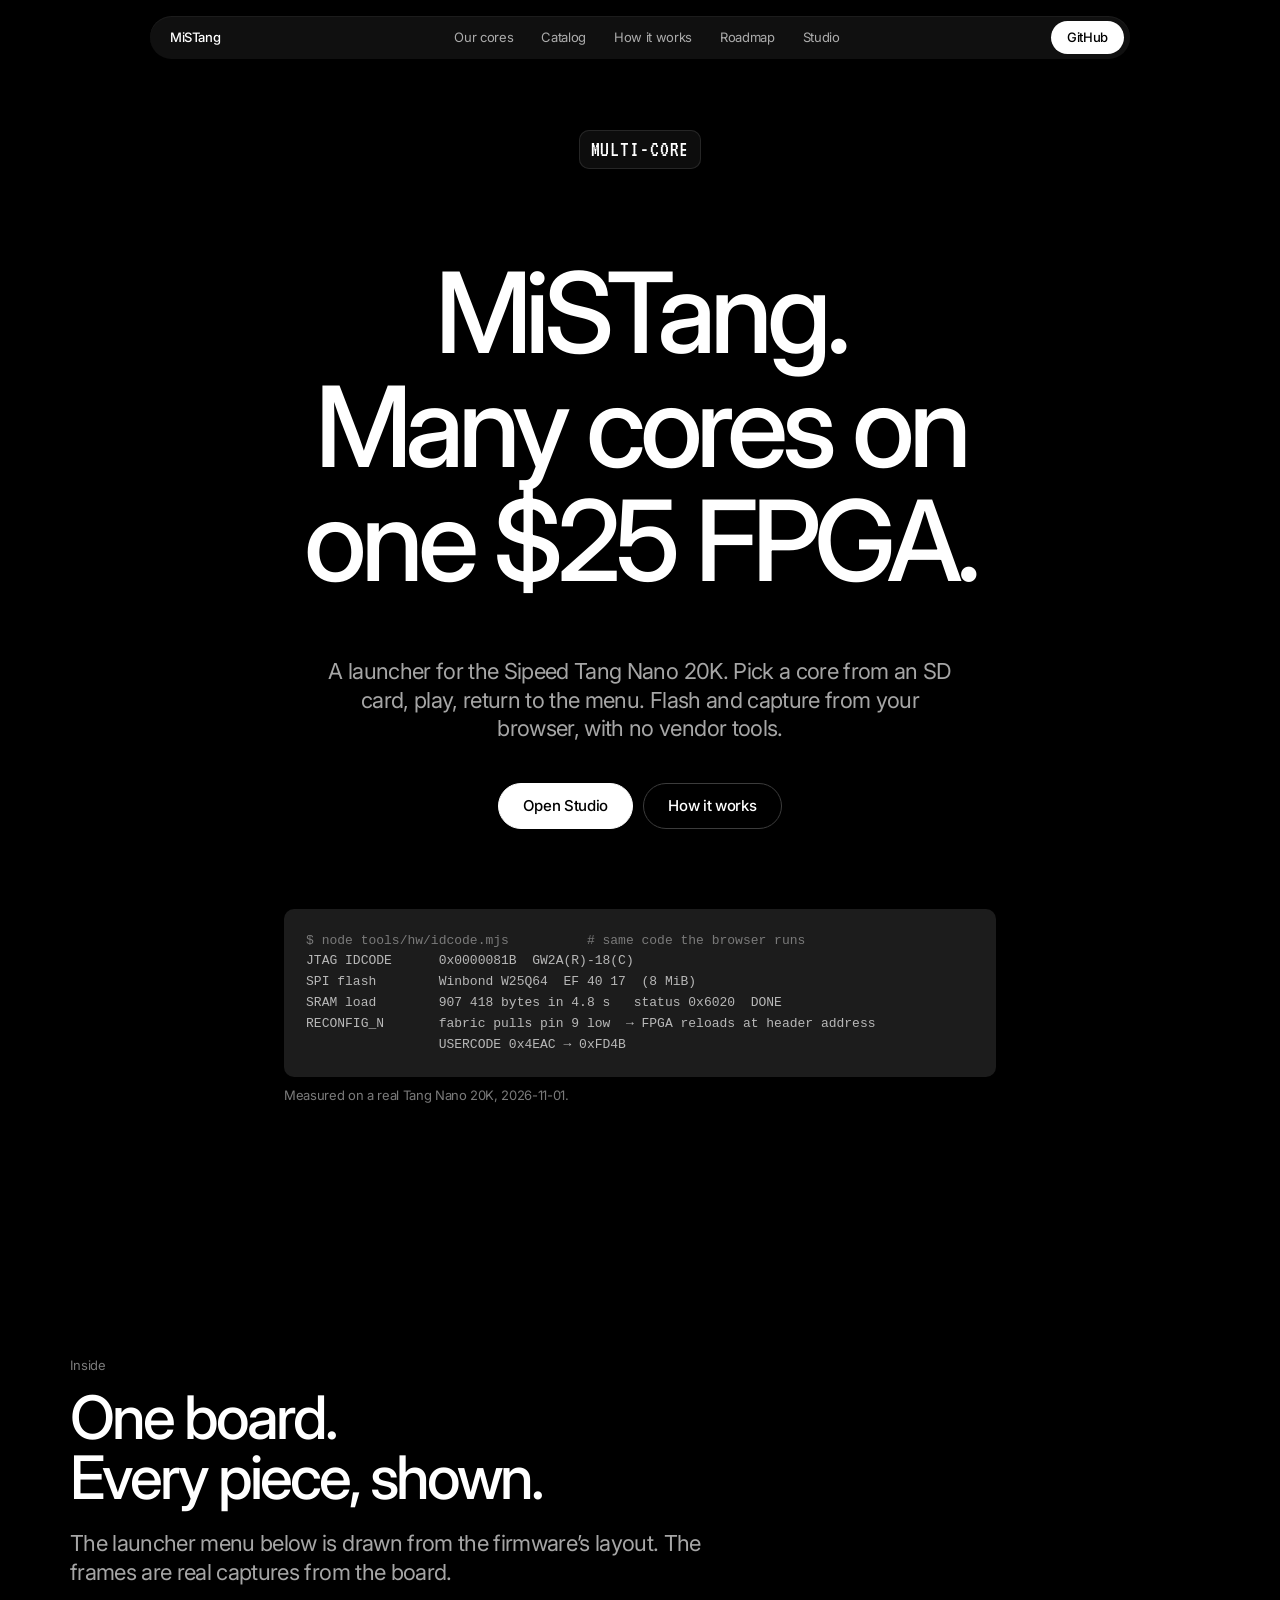
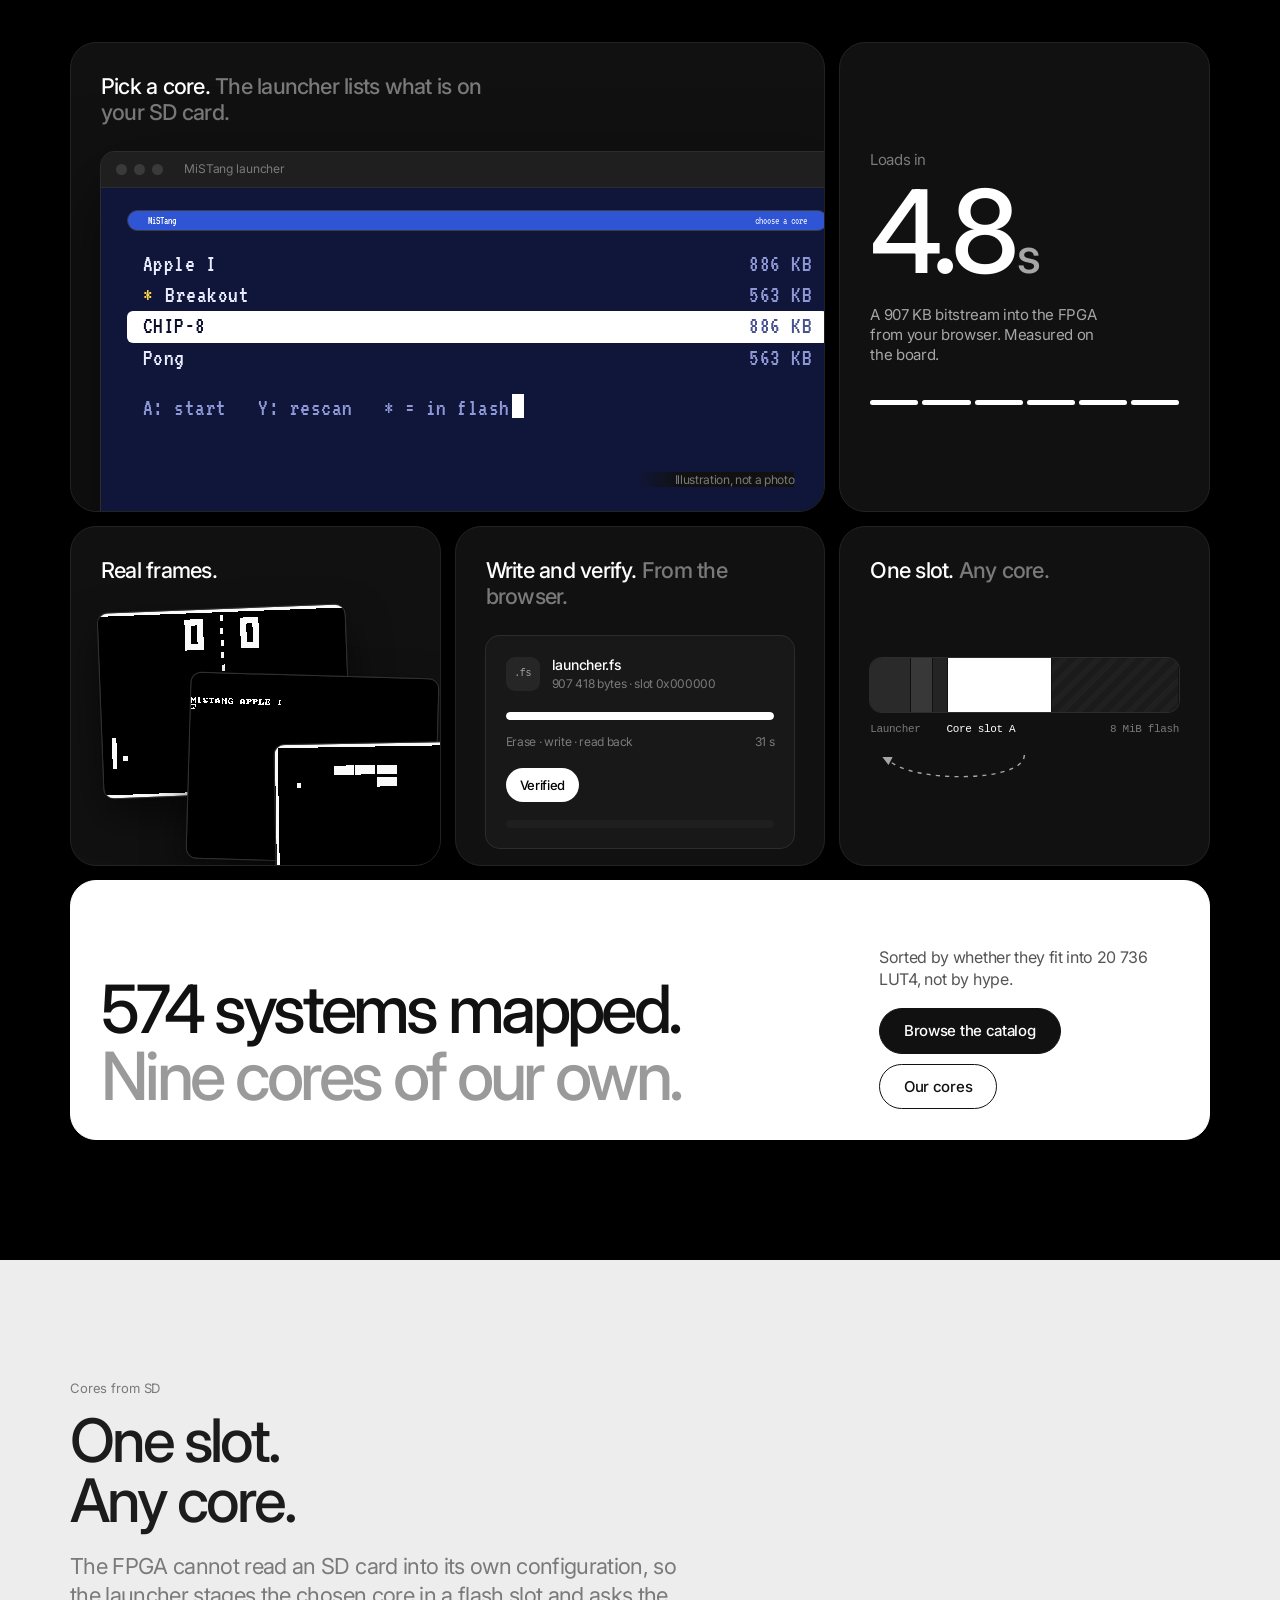
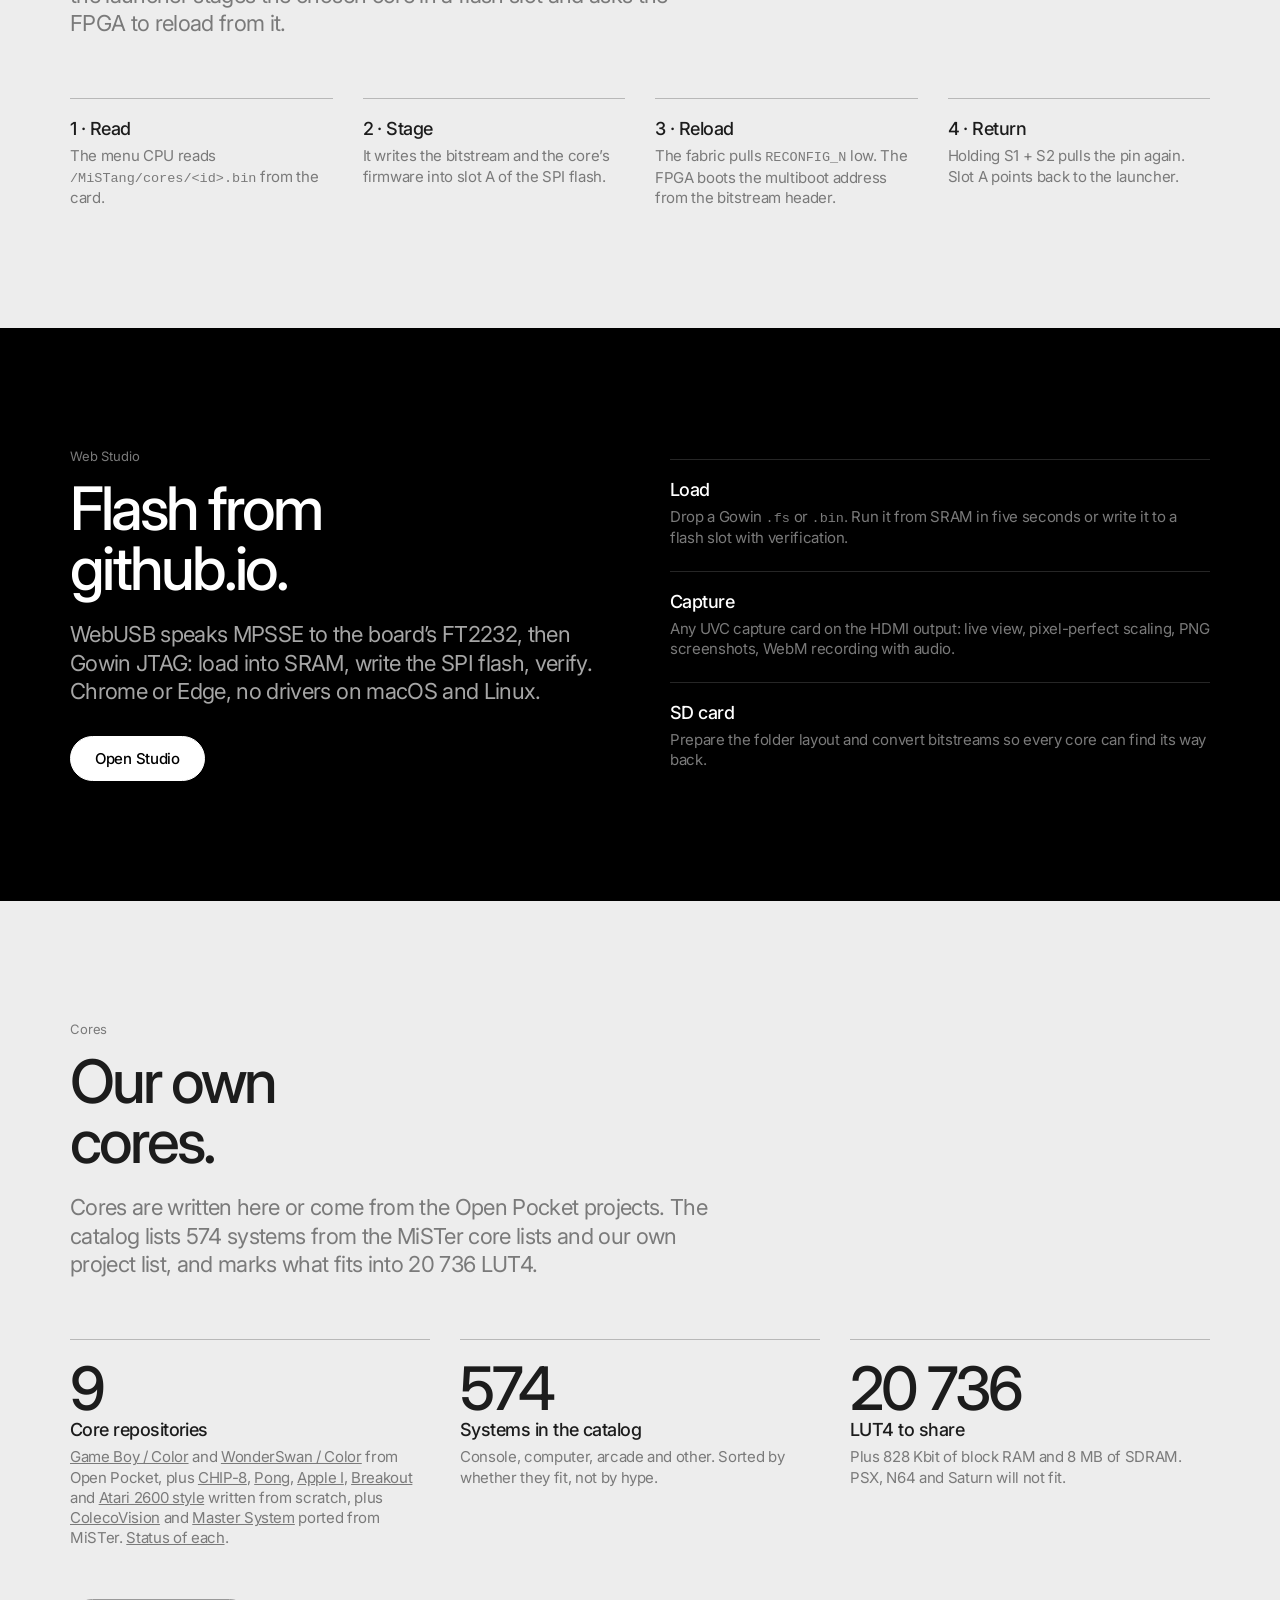
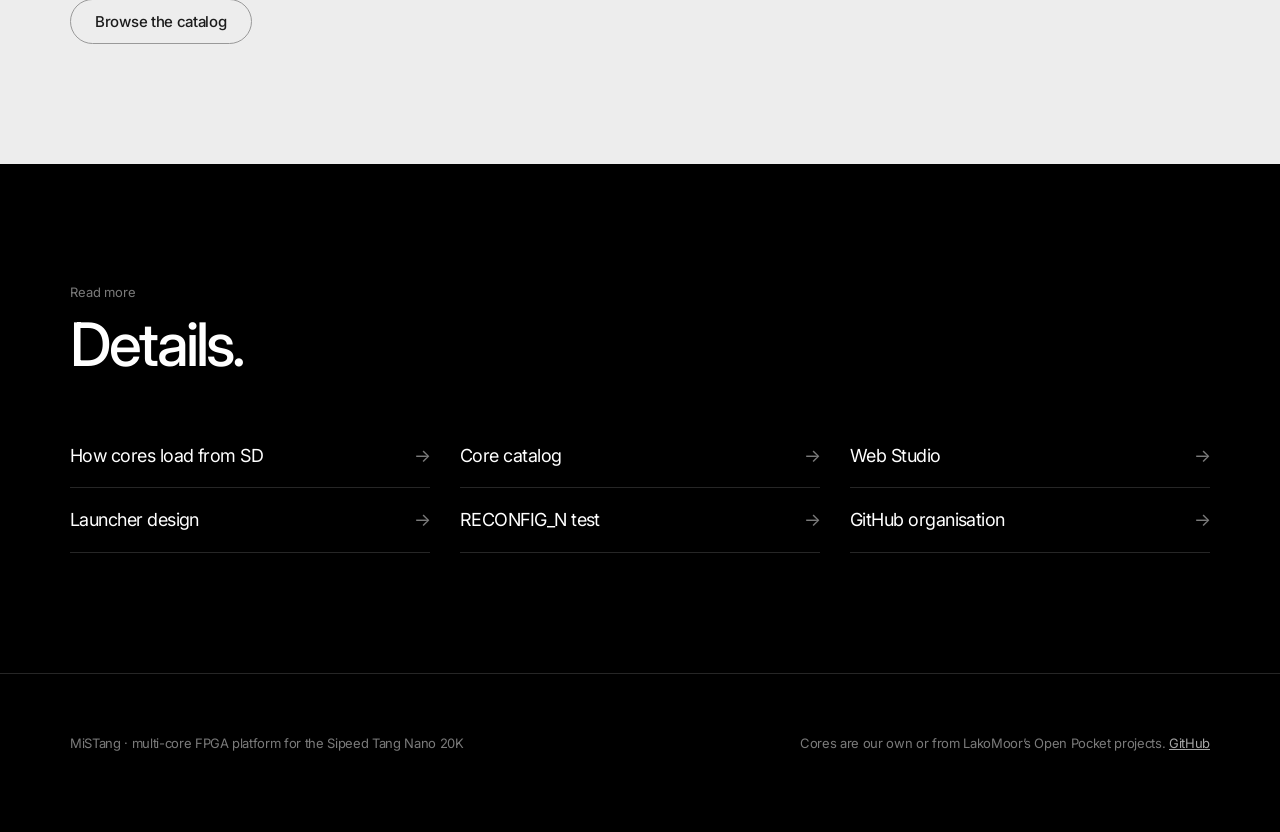
<file: docs/index.html>
<!doctype html><html lang="en"><head><meta charset="utf-8"><meta name="viewport" content="width=device-width,initial-scale=1"><title>MiSTang</title><meta name="description" content="MiSTang: many FPGA cores on one Tang Nano 20K. Web flasher, HDMI capture, core catalog."><link rel="stylesheet" href="assets/site.css"><link rel="stylesheet" href="assets/stage.css"><link rel="preconnect" href="https://fonts.googleapis.com"><link href="https://fonts.googleapis.com/css2?family=Inter:wght@400;500&family=VT323&display=swap" rel="stylesheet"></head><body><nav class="top"><a class="brand" href="index.html">MiSTang</a><div class="links"><a class="" href="ours.html">Our cores</a><a class="" href="cores.html">Catalog</a><a class="" href="how.html">How it works</a><a class="" href="roadmap.html">Roadmap</a><a class="" href="studio/">Studio</a></div><a class="gh" href="https://github.com/MiSTang-FPGA/MiSTang">GitHub</a></nav>
<section class="hero"><div class="wrap">
<div class="lcd">MULTI-CORE</div>
<h1>MiSTang.<br>Many cores on<br>one $25 FPGA.</h1>
<p class="lead">A launcher for the Sipeed Tang Nano 20K. Pick a core from an SD card, play, return to the menu. Flash and capture from your browser, with no vendor tools.</p>
<div class="btns"><a class="btn solid" href="studio/">Open Studio</a><a class="btn" href="how.html">How it works</a></div>
<div style="max-width:760px;margin:80px auto 0;text-align:left"><pre><span style="color:#7a7a7a">$ node tools/hw/idcode.mjs          # same code the browser runs</span>
JTAG IDCODE      0x0000081B  GW2A(R)-18(C)
SPI flash        Winbond W25Q64  EF 40 17  (8 MiB)
SRAM load        907 418 bytes in 4.8 s   status 0x6020  DONE
RECONFIG_N       fabric pulls pin 9 low  → FPGA reloads at header address
                 USERCODE 0x4EAC → 0xFD4B</pre><p class="caption">Measured on a real Tang Nano 20K, 2026-11-01.</p></div>
</div></section>

<section id="stage"><div class="wrap"><p class="eyebrow">Inside</p><h2>One board.<br>Every piece, shown.</h2>
<p class="lead">The launcher menu below is drawn from the firmware’s layout. The frames are real captures from the board.</p>
<div class="bento" id="bento">
<div class="tile span2 lead-tile" style="--i:0"><h3>Pick a core. <span>The launcher lists what is on your SD card.</span></h3>
<div class="pic"><div class="win"><div class="bar"><i></i><i></i><i></i><b>MiSTang launcher</b></div>
<div class="osd"><div class="pill"><span>MiSTang</span><em>choose a core</em></div>
<ul><li><span>Apple I</span><small>886 KB</small></li><li><span><span class="dot">*</span>Breakout</span><small>563 KB</small></li><li class="sel"><span>CHIP-8</span><small>886 KB</small></li><li><span>Pong</span><small>563 KB</small></li></ul>
<div class="hint">A: start&nbsp;&nbsp; Y: rescan&nbsp;&nbsp; * = in flash<span class="cur"></span></div></div></div></div>
<span class="tag">Illustration, not a photo</span></div>

<div class="tile stat" style="--i:1"><div><p class="lead">Loads in</p><p class="num">4.8<u>s</u></p><p class="s">A 907 KB bitstream into the FPGA from your browser. Measured on the board.</p></div>
<div class="ticks"><i style="--k:0"></i><i style="--k:1"></i><i style="--k:2"></i><i style="--k:3"></i><i style="--k:4"></i><i style="--k:5"></i></div></div>

<div class="tile" style="--i:2"><h3>Real frames.</h3>
<div class="pic"><div class="shots"><img src="img/core-pong-board.png" alt="Pong captured from the board"><img src="img/core-apple1-board.png" alt="Apple I captured from the board"><img src="img/core-breakout-hdmi.png" alt="Breakout captured from the board"></div></div></div>

<div class="tile" style="--i:3"><h3>Write and verify. <span>From the browser.</span></h3>
<div class="pic"><div class="flash"><div class="row"><div class="ic">.fs</div><div class="nm"><b>launcher.fs</b><span>907 418 bytes · slot 0x000000</span></div></div>
<div class="bar"><i></i></div><div class="meta"><span>Erase · write · read back</span><span>31 s</span></div><div class="ok">Verified</div><div class="ghost"></div></div></div></div>

<div class="tile" style="--i:4"><h3>One slot. <span>Any core.</span></h3>
<div class="pic"><div class="map"><div class="seg"><i class="a"></i><i class="b"></i><i class="c"></i><i class="d"></i><i class="e"></i></div>
<div class="lab"><span class="a">Launcher</span><span class="d">Core slot A</span><span class="e">8 MiB flash</span></div>
<div class="jump"><svg viewBox="0 0 300 34" preserveAspectRatio="none"><path d="M150 2 C150 30 40 30 18 7"/><path class="hd" d="M12 4 L22 4 L18 12 Z" style="stroke:none"/></svg></div></div></div></div>

<div class="tile span3 state" style="--i:5"><p class="big">574 systems mapped. <span>Nine cores of our own.</span></p>
<div class="side"><p>Sorted by whether they fit into 20 736 LUT4, not by hype.</p><div class="btns" style="justify-content:flex-start"><a class="btn solid" href="cores.html">Browse the catalog</a><a class="btn" href="ours.html">Our cores</a></div></div></div>
</div></div></section>
<script>(function(){var b=document.getElementById('bento');if(!b)return;if(!('IntersectionObserver'in window)){b.classList.add('in');return}
var o=new IntersectionObserver(function(e){if(e[0].isIntersecting){b.classList.add('in');o.disconnect()}},{threshold:.15});o.observe(b)})()</script>

<section class="light"><div class="wrap">
<p class="eyebrow">Cores from SD</p><h2>One slot.<br>Any core.</h2>
<p class="lead">The FPGA cannot read an SD card into its own configuration, so the launcher stages the chosen core in a flash slot and asks the FPGA to reload from it.</p>
<div class="grid4">
<div class="feat"><h3>1 · Read</h3><p>The menu CPU reads <code>/MiSTang/cores/&lt;id&gt;.bin</code> from the card.</p></div>
<div class="feat"><h3>2 · Stage</h3><p>It writes the bitstream and the core’s firmware into slot A of the SPI flash.</p></div>
<div class="feat"><h3>3 · Reload</h3><p>The fabric pulls <code>RECONFIG_N</code> low. The FPGA boots the multiboot address from the bitstream header.</p></div>
<div class="feat"><h3>4 · Return</h3><p>Holding S1 + S2 pulls the pin again. Slot A points back to the launcher.</p></div>
</div></div></section>

<section><div class="wrap split">
<div><p class="eyebrow">Web Studio</p><h2>Flash from<br>github.io.</h2>
<p class="lead">WebUSB speaks MPSSE to the board’s FT2232, then Gowin JTAG: load into SRAM, write the SPI flash, verify. Chrome or Edge, no drivers on macOS and Linux.</p>
<div class="btns" style="justify-content:flex-start;margin-top:30px"><a class="btn solid" href="studio/">Open Studio</a></div></div>
<div><div class="feat"><h3>Load</h3><p>Drop a Gowin <code>.fs</code> or <code>.bin</code>. Run it from SRAM in five seconds or write it to a flash slot with verification.</p></div>
<div class="feat" style="margin-top:22px"><h3>Capture</h3><p>Any UVC capture card on the HDMI output: live view, pixel-perfect scaling, PNG screenshots, WebM recording with audio.</p></div>
<div class="feat" style="margin-top:22px"><h3>SD card</h3><p>Prepare the folder layout and convert bitstreams so every core can find its way back.</p></div></div>
</div></section>

<section class="light"><div class="wrap">
<p class="eyebrow">Cores</p><h2>Our own<br>cores.</h2>
<p class="lead">Cores are written here or come from the Open Pocket projects. The catalog lists 574 systems from the MiSTer core lists and our own project list, and marks what fits into 20 736 LUT4.</p>
<div class="grid3">
<div class="feat"><div class="big-num">9</div><h3>Core repositories</h3><p><a href="https://github.com/MiSTang-FPGA/mistang-core-gbc">Game Boy / Color</a> and <a href="https://github.com/MiSTang-FPGA/mistang-core-ws">WonderSwan / Color</a> from Open Pocket, plus <a href="https://github.com/MiSTang-FPGA/mistang-core-chip8">CHIP-8</a>, <a href="https://github.com/MiSTang-FPGA/mistang-core-pong">Pong</a>, <a href="https://github.com/MiSTang-FPGA/mistang-core-apple1">Apple I</a>, <a href="https://github.com/MiSTang-FPGA/mistang-core-breakout">Breakout</a> and <a href="https://github.com/MiSTang-FPGA/mistang-core-atari2600">Atari 2600 style</a> written from scratch, plus <a href="https://github.com/MiSTang-FPGA/mistang-core-colecovision">ColecoVision</a> and <a href="https://github.com/MiSTang-FPGA/mistang-core-sms">Master System</a> ported from MiSTer. <a href="ours.html">Status of each</a>.</p></div>
<div class="feat"><div class="big-num">574</div><h3>Systems in the catalog</h3><p>Console, computer, arcade and other. Sorted by whether they fit, not by hype.</p></div>
<div class="feat"><div class="big-num">20 736</div><h3>LUT4 to share</h3><p>Plus 828 Kbit of block RAM and 8 MB of SDRAM. PSX, N64 and Saturn will not fit.</p></div>
</div>
<div class="btns" style="justify-content:flex-start;margin-top:50px"><a class="btn" href="cores.html">Browse the catalog</a></div>
</div></section>

<section><div class="wrap"><p class="eyebrow">Read more</p><h2>Details.</h2>
<div class="doclinks"><a href="how.html">How cores load from SD<span>→</span></a><a href="cores.html">Core catalog<span>→</span></a><a href="studio/">Web Studio<span>→</span></a>
<a href="https://github.com/MiSTang-FPGA/MiSTang/blob/main/docs/design/launcher.md">Launcher design<span>→</span></a><a href="https://github.com/MiSTang-FPGA/MiSTang/tree/main/hwtest/reconfig">RECONFIG_N test<span>→</span></a><a href="https://github.com/MiSTang-FPGA">GitHub organisation<span>→</span></a></div></div></section><footer><div class="wrap"><span>MiSTang · multi-core FPGA platform for the Sipeed Tang Nano 20K</span><span>Cores are our own or from LakoMoor’s Open Pocket projects. <a href="https://github.com/MiSTang-FPGA">GitHub</a></span></div></footer></body></html>
</file>
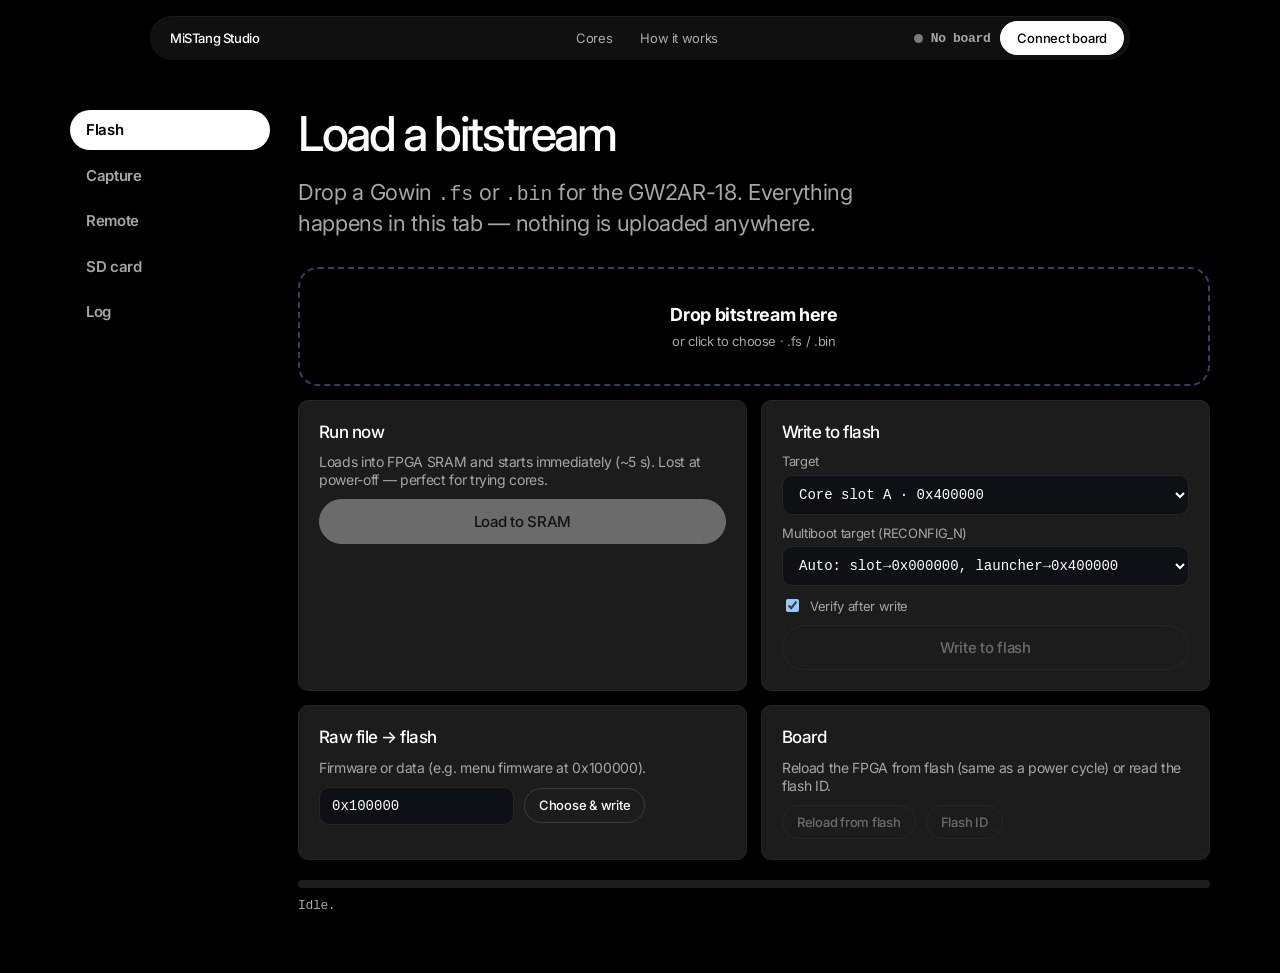
<file: docs/studio/index.html>
<!doctype html><html lang="en"><head><meta charset="utf-8"><meta name="viewport" content="width=device-width,initial-scale=1"><title>MiSTang Studio</title>
<link rel="stylesheet" href="../assets/site.css"><link href="https://fonts.googleapis.com/css2?family=Inter:wght@400;500&display=swap" rel="stylesheet"><link rel="stylesheet" href="studio.css"></head><body>
<nav class="top"><a class="brand" href="../index.html">MiSTang Studio</a><div class="links"><a href="../cores.html">Cores</a><a href="../how.html">How it works</a></div><span style="justify-self:end;display:flex;gap:10px;align-items:center"><span id="boardState" class="state"><i></i><span>No board</span></span><button id="connect" class="btn solid" style="padding:8px 16px;font-size:13px">Connect board</button></span></nav>
<main class="wrap studio">
<aside><button class="tab on" data-t="flash">Flash</button><button class="tab" data-t="capture">Capture</button><button class="tab" data-t="remote">Remote</button><button class="tab" data-t="sd">SD card</button><button class="tab" data-t="log">Log</button>
<p class="hint" id="support"></p></aside>
<div class="panes">

<section id="flash" class="pane">
<h2>Load a bitstream</h2><p class="sub">Drop a Gowin <code>.fs</code> or <code>.bin</code> for the GW2AR-18. Everything happens in this tab — nothing is uploaded anywhere.</p>
<label id="drop" class="drop"><input id="file" type="file" accept=".fs,.bin" hidden><b>Drop bitstream here</b><span>or click to choose · .fs / .bin</span></label>
<div id="info" class="info" hidden></div>
<div class="grid2">
<div class="card"><h3>Run now</h3><p>Loads into FPGA SRAM and starts immediately (~5 s). Lost at power-off — perfect for trying cores.</p><button id="runSram" class="btn primary" disabled>Load to SRAM</button></div>
<div class="card"><h3>Write to flash</h3>
<label>Target<select id="target"><option value="0x000000">Launcher bitstream · 0x000000</option><option value="0x400000" selected>Core slot A · 0x400000</option><option value="0x500000">Core slot B · 0x500000</option><option value="custom">Custom offset…</option></select></label>
<label id="customWrap" hidden>Offset (hex)<input id="custom" value="0x600000"></label>
<label>Multiboot target (RECONFIG_N) <select id="mb"><option value="auto">Auto: slot→0x000000, launcher→0x400000</option><option value="keep">Keep as built</option></select></label>
<label class="chk"><input id="verify" type="checkbox" checked> Verify after write</label>
<button id="writeFlash" class="btn" disabled>Write to flash</button></div></div>
<div class="grid2"><div class="card"><h3>Raw file → flash</h3><p>Firmware or data (e.g. menu firmware at 0x100000).</p><div class="row"><input id="rawOff" value="0x100000"><label class="btn small"><input id="rawFile" type="file" hidden>Choose &amp; write</label></div></div>
<div class="card"><h3>Board</h3><p>Reload the FPGA from flash (same as a power cycle) or read the flash ID.</p><div class="row"><button id="reload" class="btn small" disabled>Reload from flash</button><button id="flashId" class="btn small" disabled>Flash ID</button></div></div></div>
<div class="progress"><div id="bar"></div></div><div id="status" class="mono status">Idle.</div>
</section>

<section id="capture" class="pane" hidden>
<h2>HDMI capture</h2><p class="sub">Use any UVC capture card (HDMI→USB) on the board's HDMI out. The picture is pixel-perfect, with optional CRT look, screenshots and recording.</p>
<div class="row"><select id="cams"></select><button id="camStart" class="btn primary">Start</button><button id="camShot" class="btn" disabled>PNG</button><button id="camRec" class="btn" disabled>Record</button><button id="camFs" class="btn" disabled>Fullscreen</button></div>
<div class="row" style="margin-top:10px"><label class="chk"><input type="checkbox" id="crt"> CRT scanlines</label><label class="chk"><input type="checkbox" id="audio" checked> Audio</label><label>Scale <select id="scale"><option value="fit">Fit</option><option value="int">Integer</option></select></label><span id="camInfo" class="mono dim"></span></div>
<div id="stage" class="stage"><video id="video" autoplay muted playsinline></video><div class="scan" id="scan"></div><div class="empty" id="camEmpty">No signal. Pick your capture device and press Start.</div></div>
</section>

<section id="remote" class="pane" hidden>
<h2>USB remote</h2><p class="sub">Controls the board over its USB-UART (Web Serial, interface B) with the Open Pocket remote protocol.</p>
<div class="row"><button id="serConnect" class="btn">Connect serial</button><span id="serState" class="mono dim">disconnected</span></div>
<div class="pad" id="pad"><button data-k="U" class="u">▲</button><button data-k="L" class="l">◀</button><button data-k="R" class="r">▶</button><button data-k="D" class="d">▼</button>
<div class="ab"><button data-k="B">B</button><button data-k="A">A</button></div><div class="ss"><button data-k="S">SELECT</button><button data-k="T">START</button><button data-k="M">MENU</button></div></div>
<p class="hint">Keyboard: arrows · X = A · Z = B · Enter = Start · Backspace = Select · M = Menu.</p>
</section>

<section id="sd" class="pane" hidden>
<h2>Prepare SD card</h2><p class="sub">Writes the MiSTang folder layout to a mounted card and converts bitstreams so each core can return to the menu. Needs the File System Access API (Chrome / Edge).</p>
<div class="card"><h3>1 · Choose the card</h3><button id="sdPick" class="btn">Select SD root…</button> <span id="sdName" class="mono dim"></span></div>
<div class="card"><h3>2 · Add a core</h3><p>Uses the bitstream loaded in the Flash tab: header multiboot is rewritten to <b>0x000000</b> (back to launcher) and saved as <code>/MiSTang/cores/&lt;id&gt;.bin</code> + <code>.json</code>.</p>
<div class="row"><input id="coreId" placeholder="core id, e.g. nes"><input id="coreName" placeholder="Display name"><input id="coreExt" placeholder="ROM ext, e.g. nes,fds"></div><button id="sdAdd" class="btn primary" disabled style="margin-top:10px">Write core to SD</button></div>
<div class="card"><h3>3 · Folder layout</h3><button id="sdLayout" class="btn" disabled>Create folders</button><pre>MiSTang/
  cores/     *.bin + *.json      (patched bitstreams)
  games/     nes/ snes/ gb/ …    (your ROMs)
  saves/  bios/  screens/</pre></div>
</section>

<section id="log" class="pane" hidden><h2>Log</h2><pre id="logbox" class="logbox"></pre><button class="btn small" id="logClear">Clear</button></section>
</div></main>
<script type="module" src="app.mjs"></script></body></html>
</file>
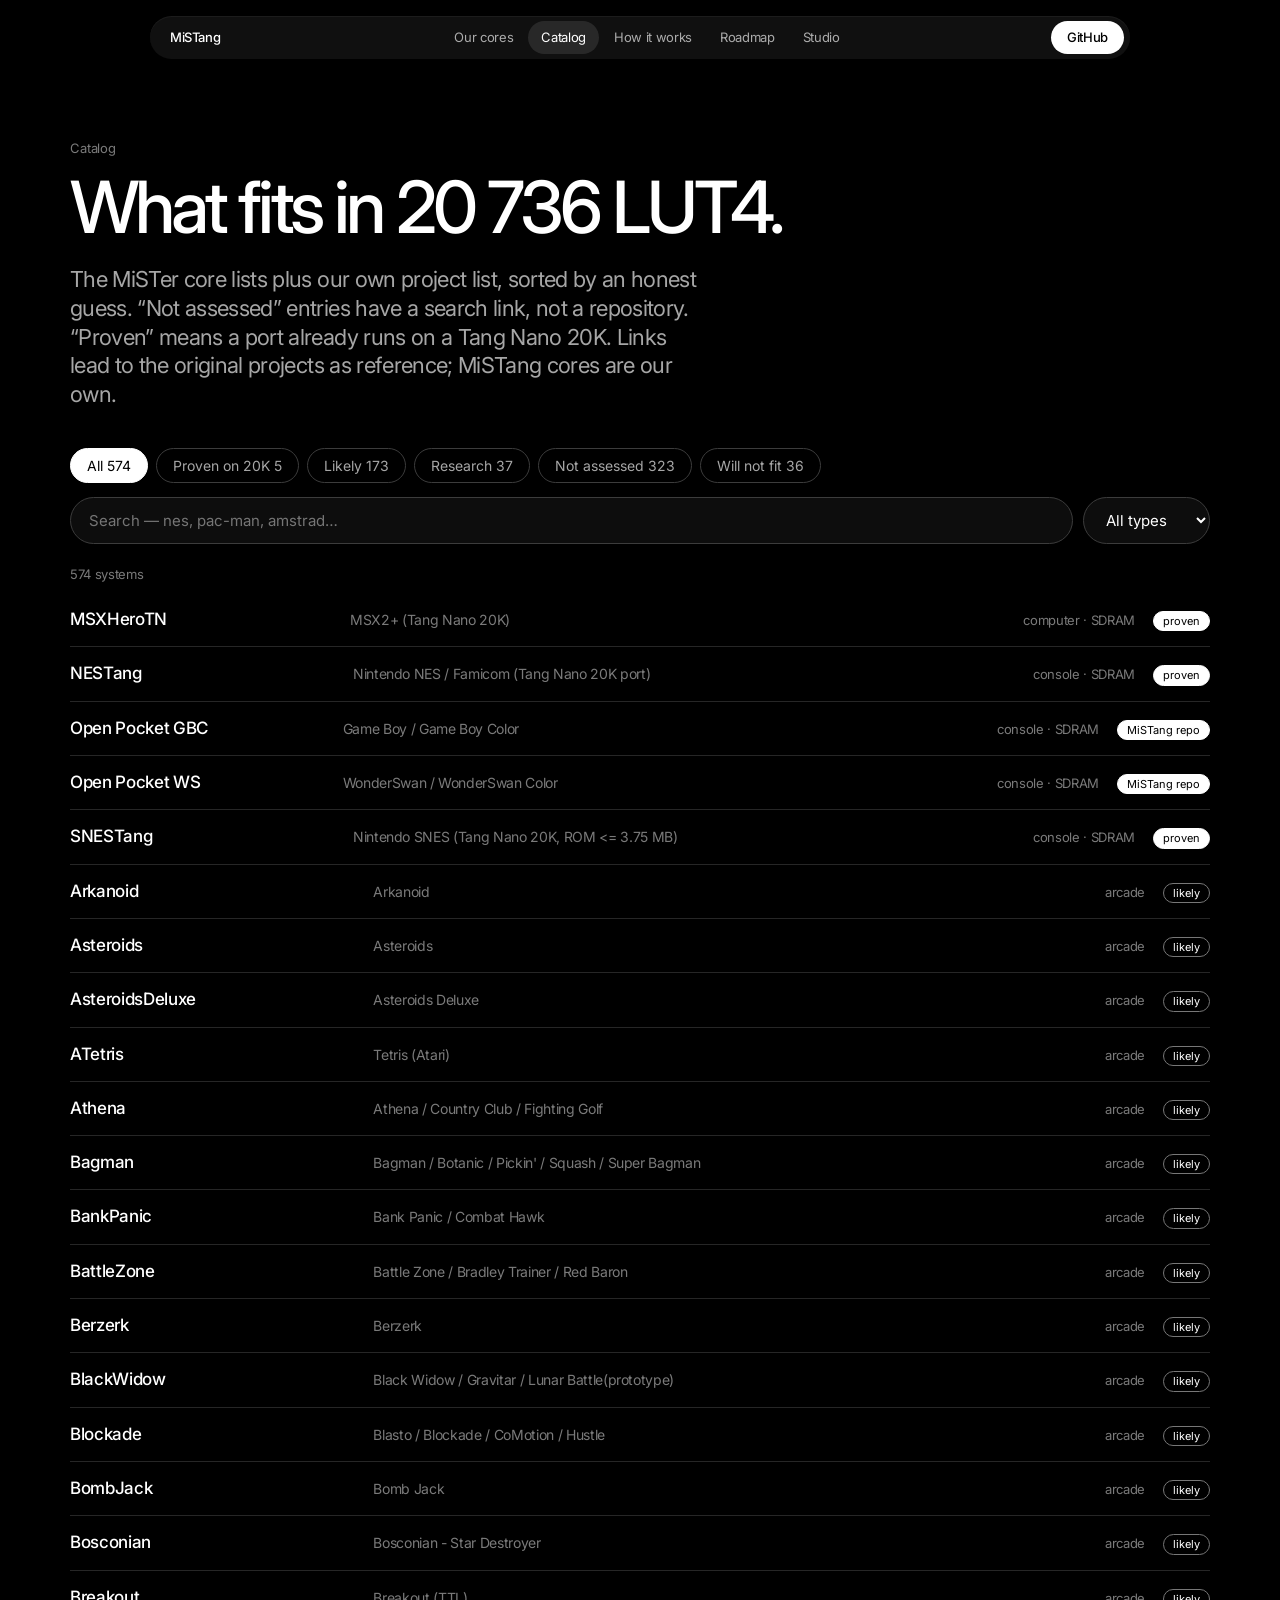
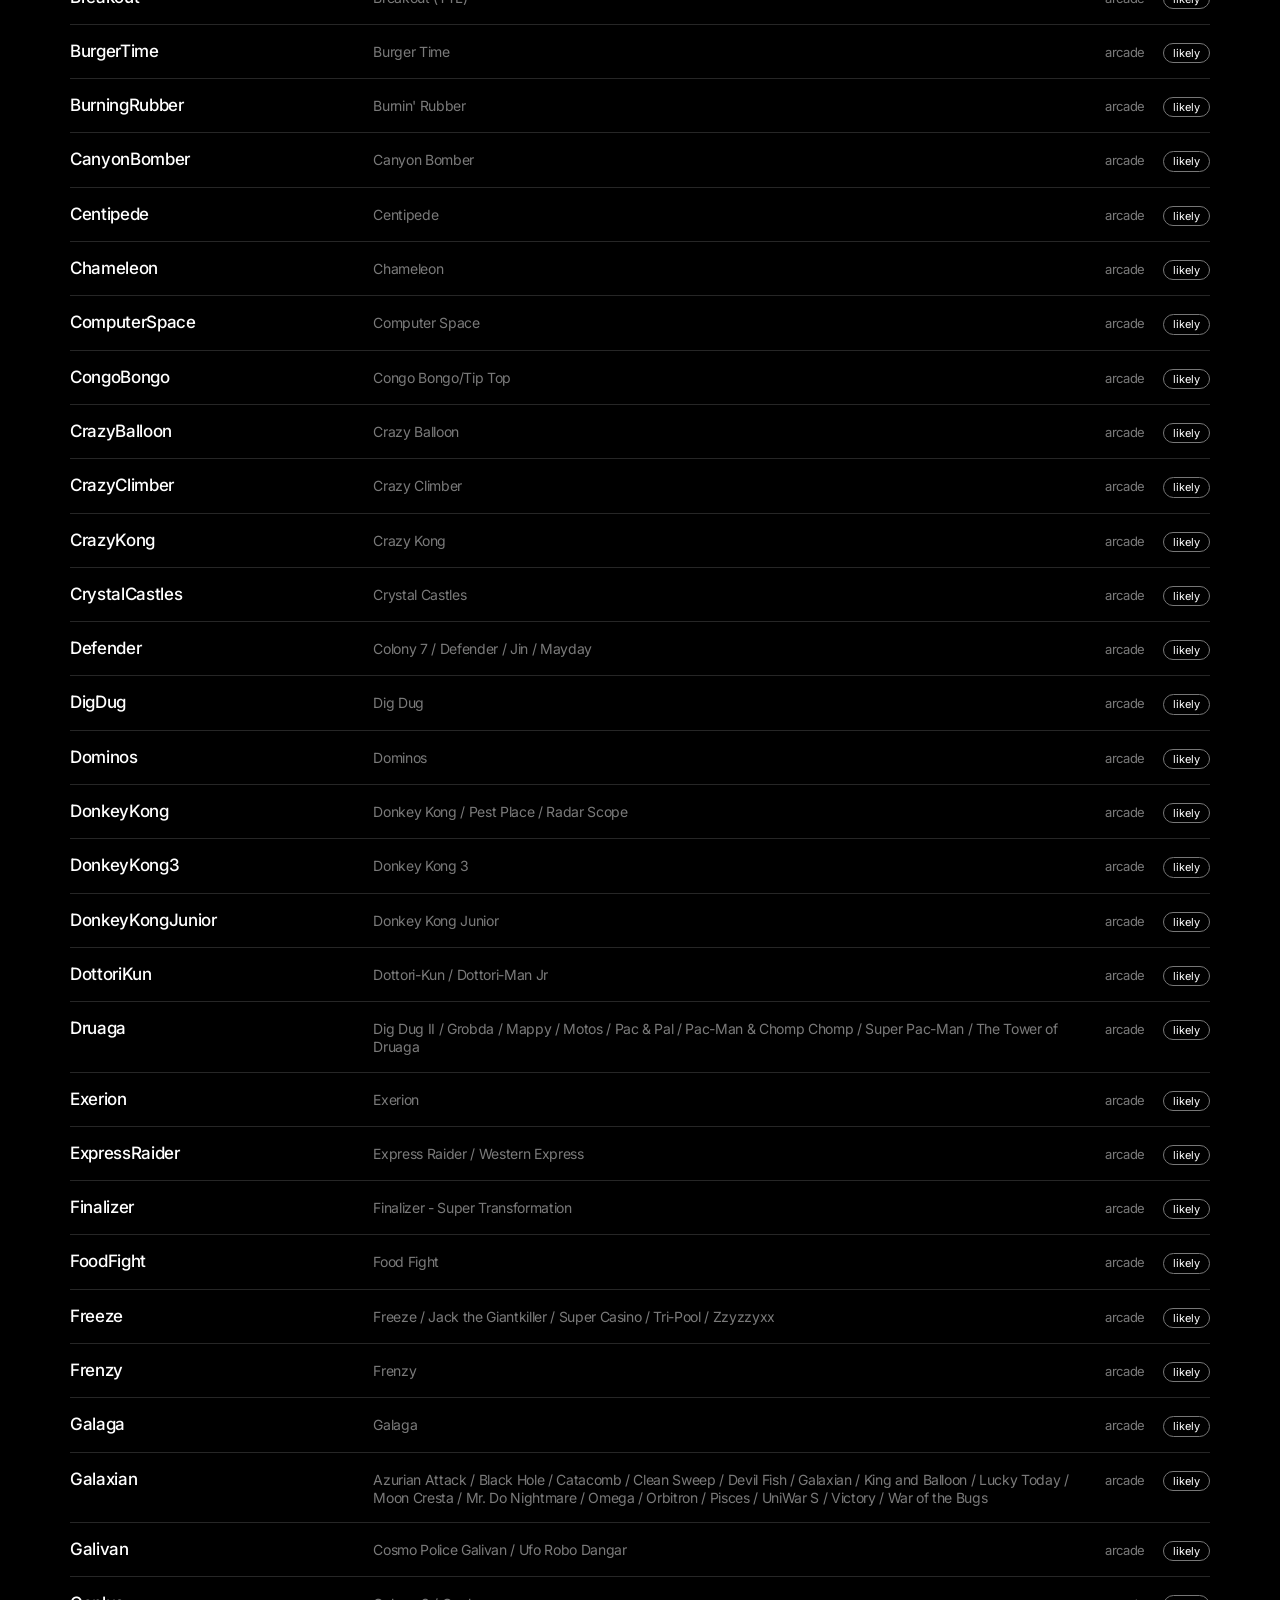
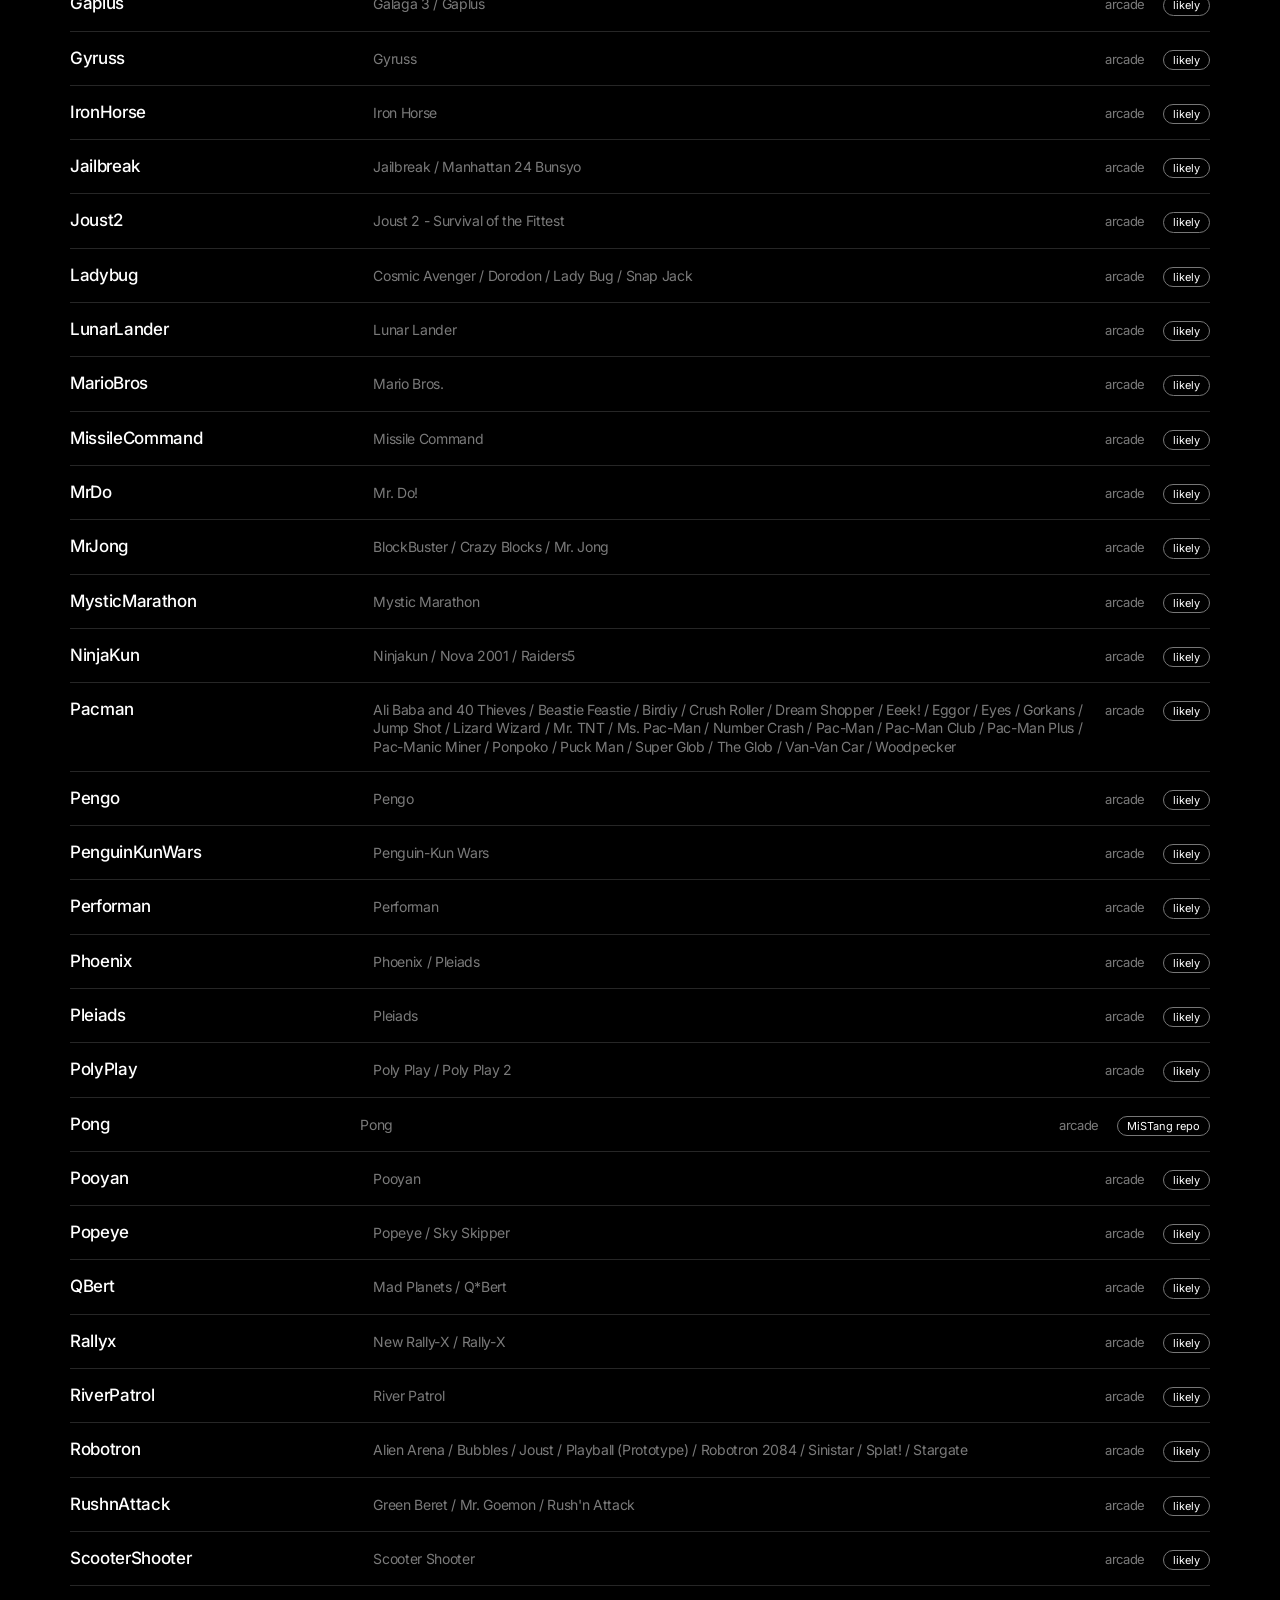
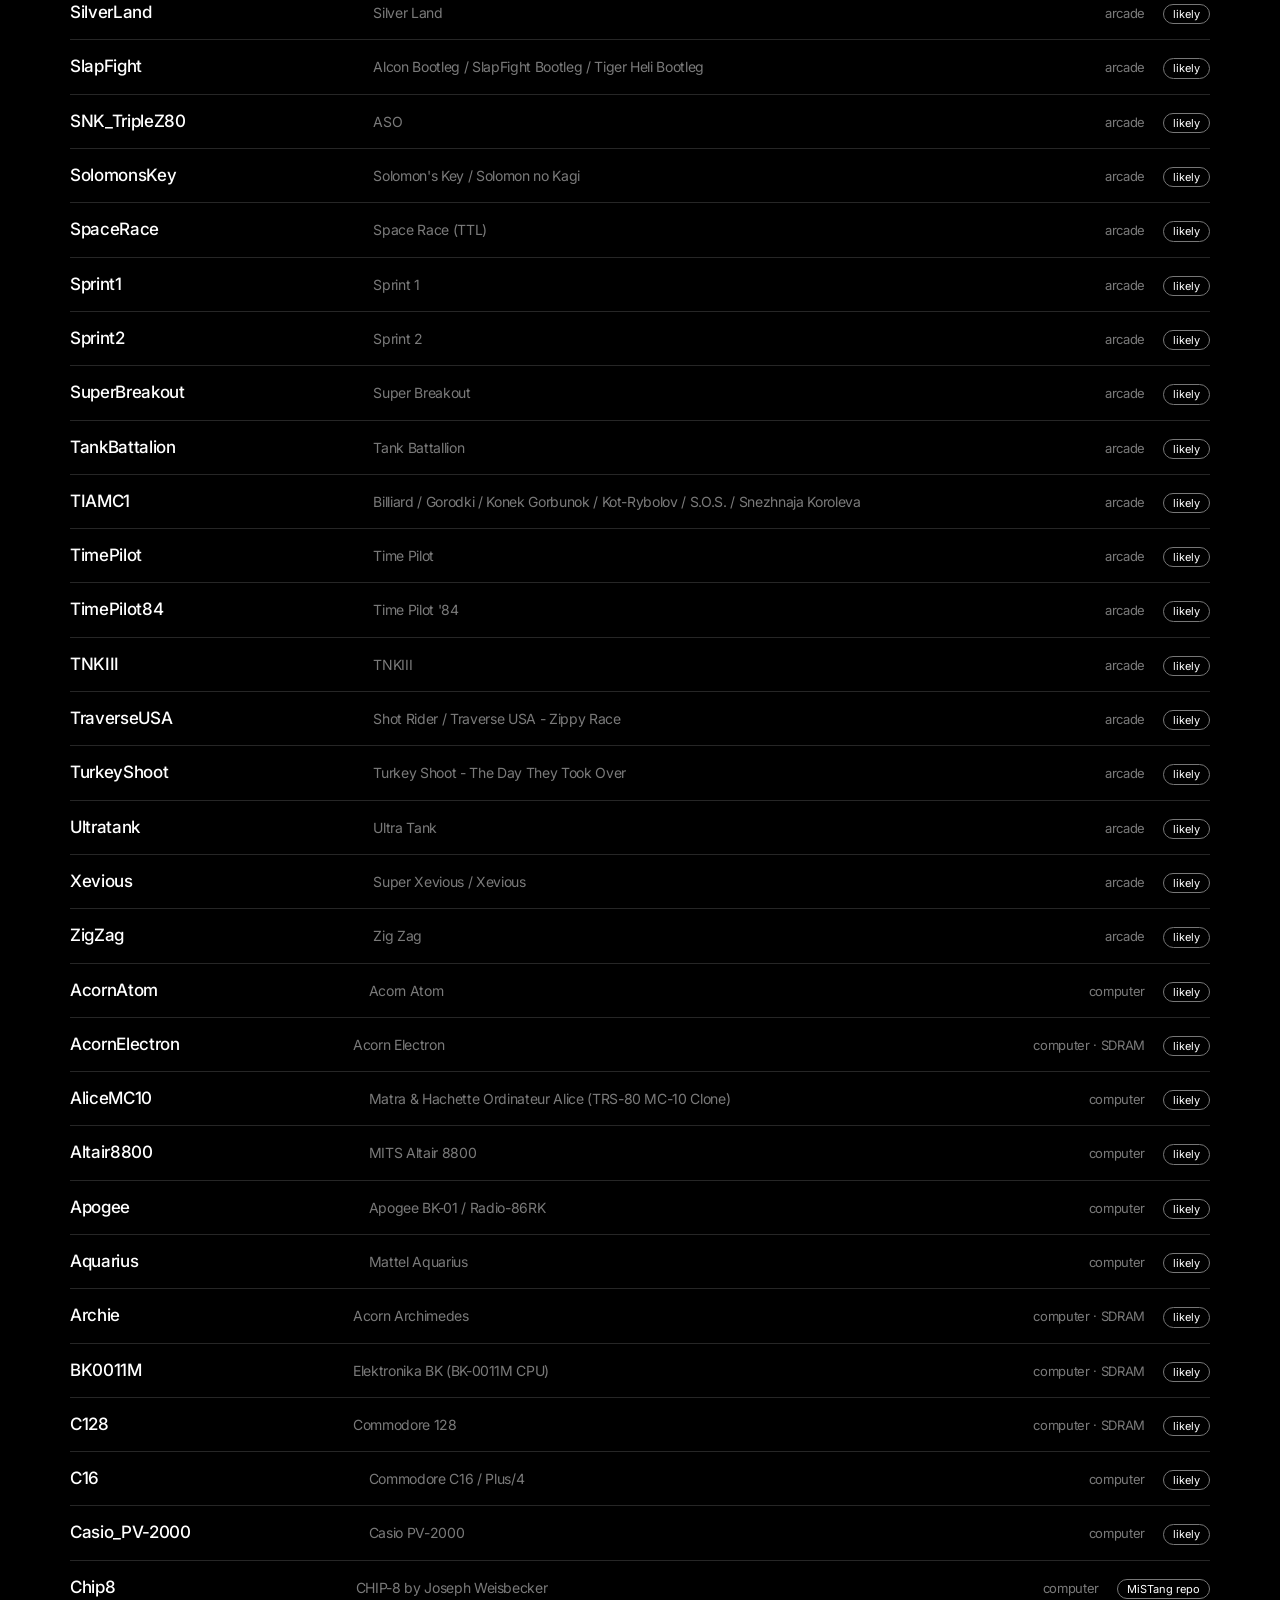
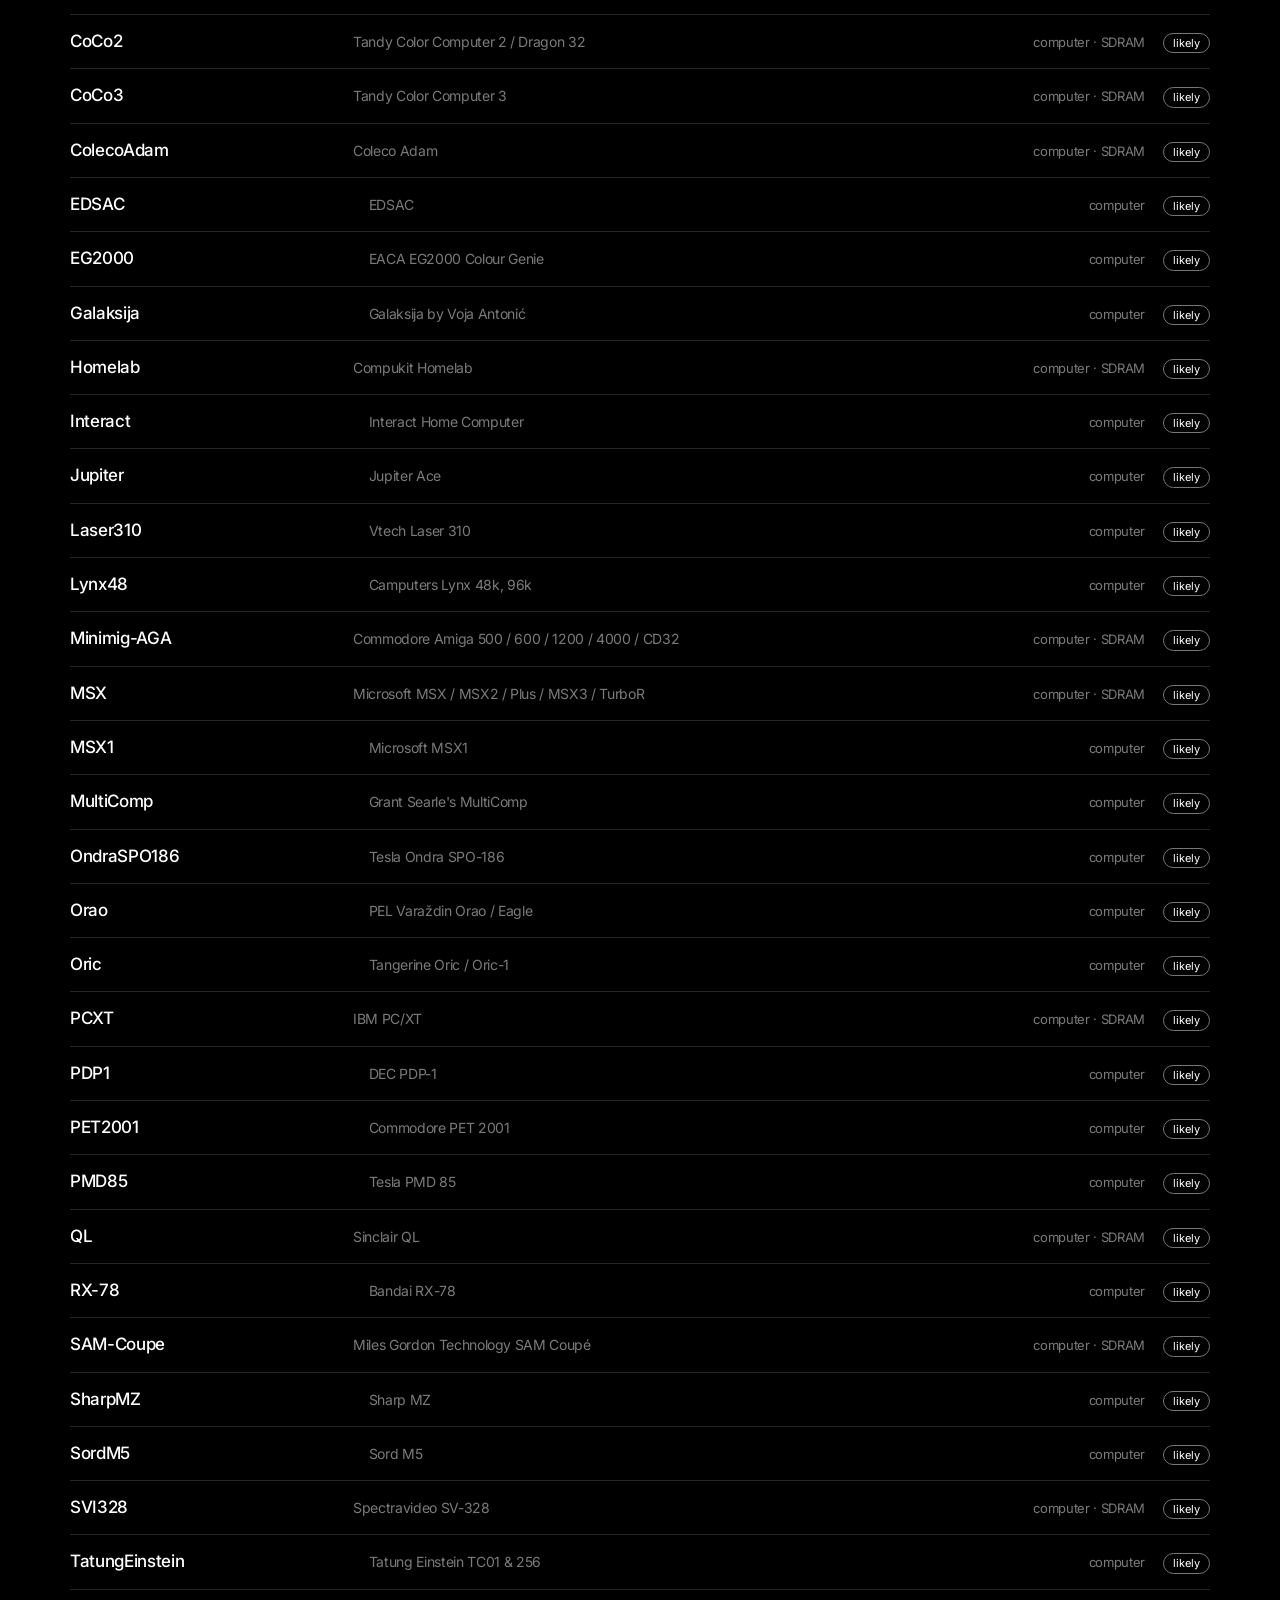
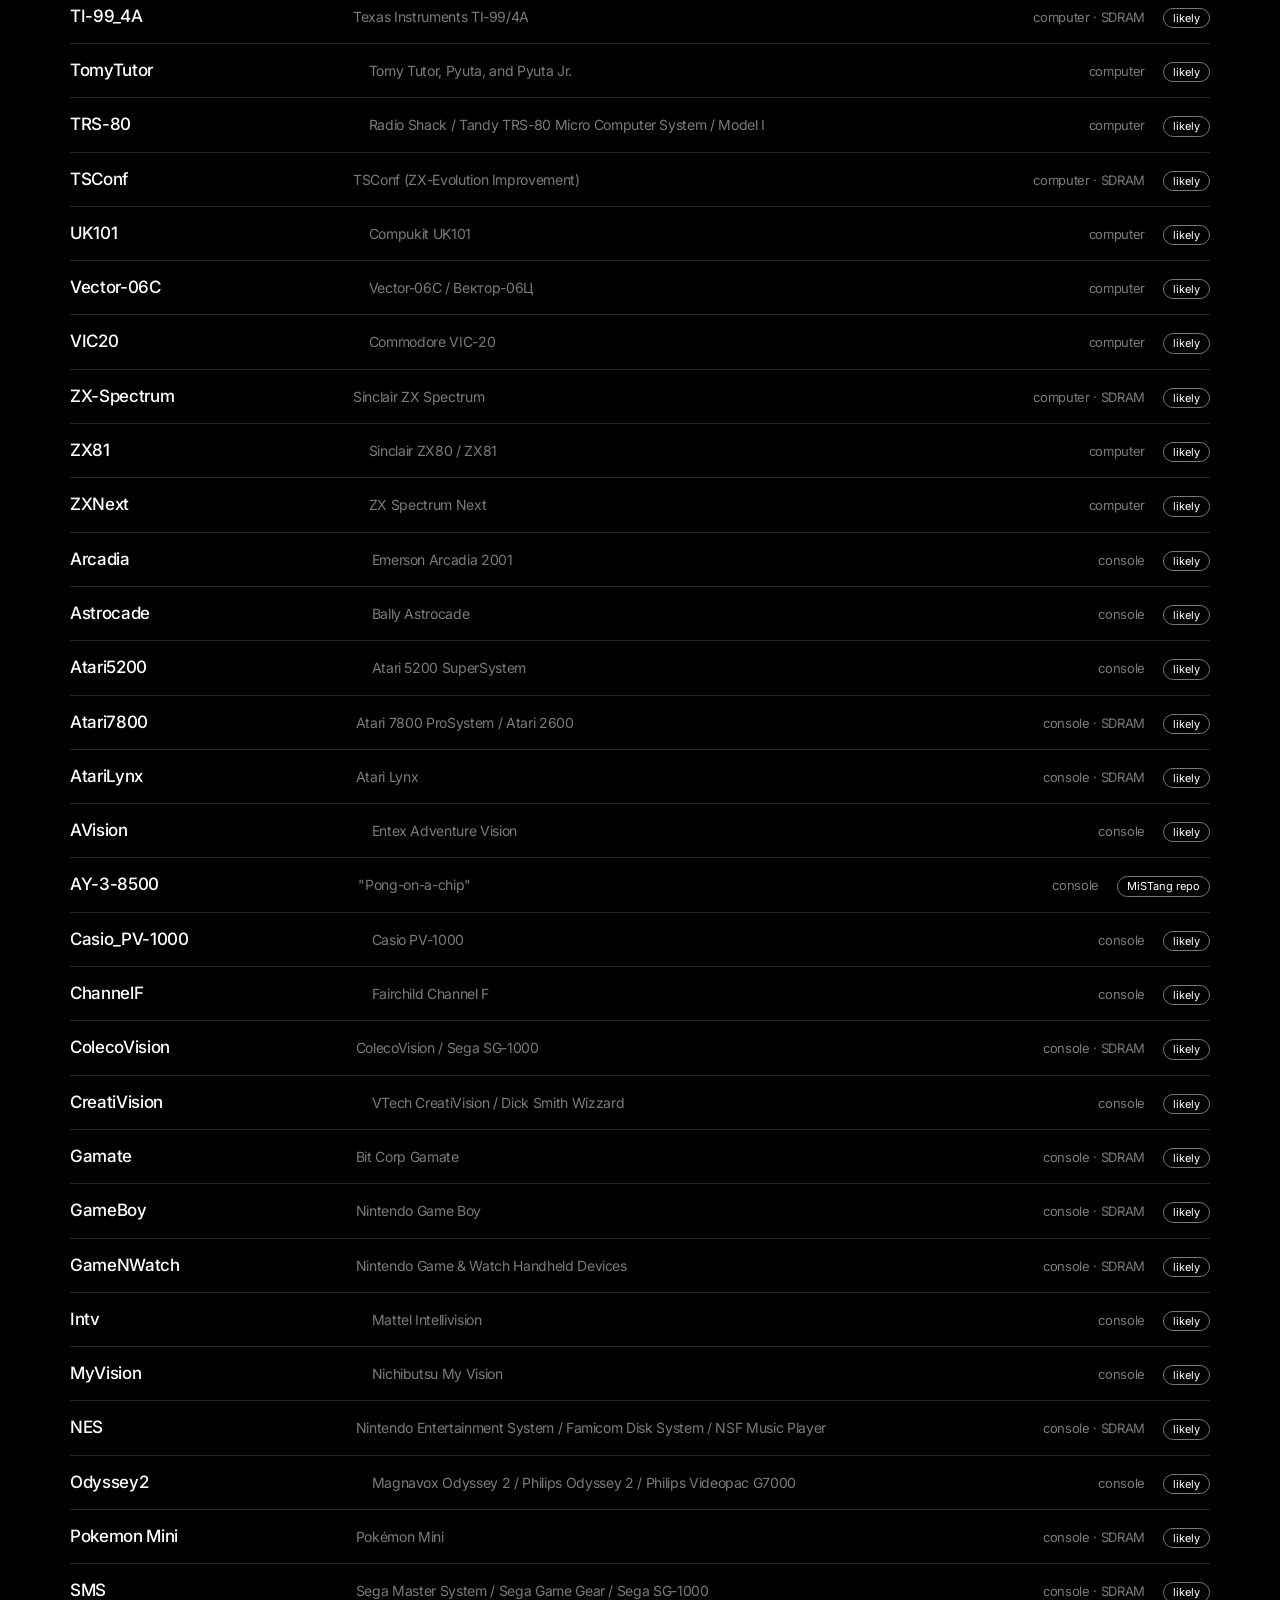
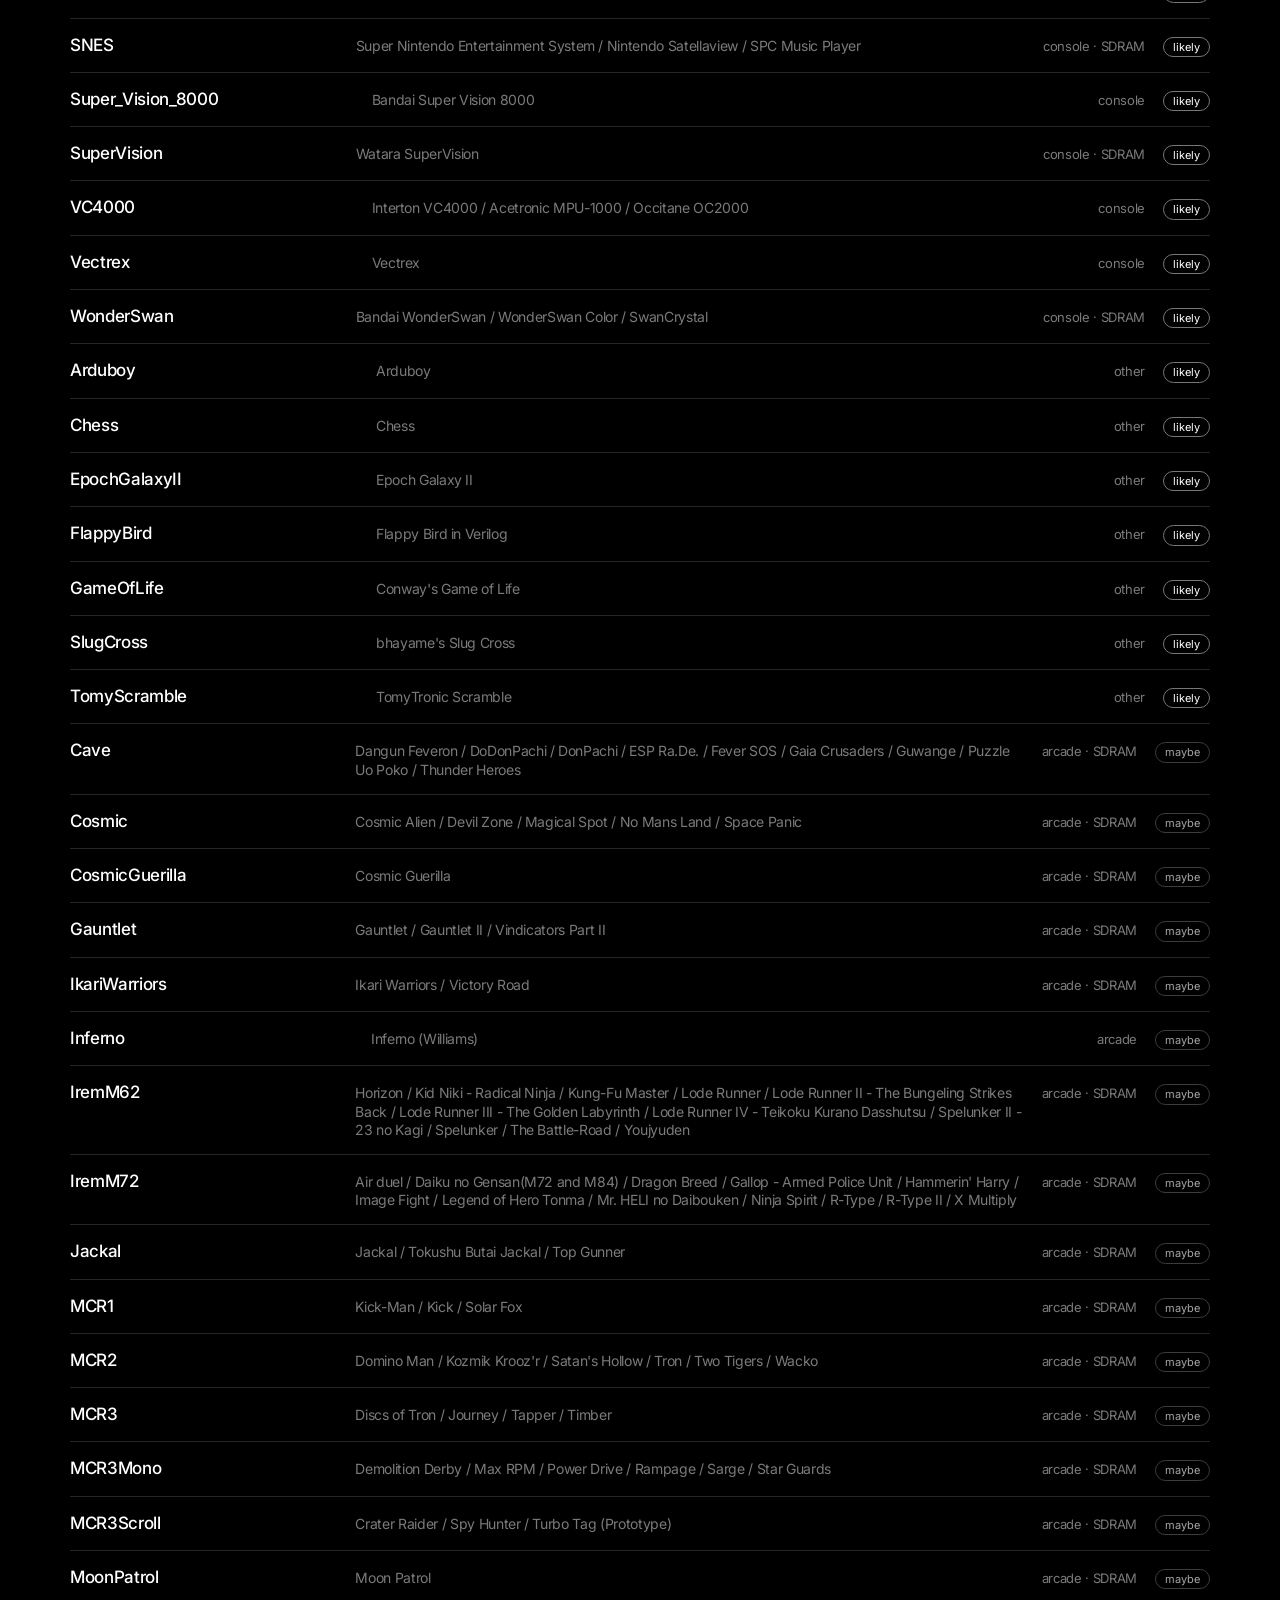
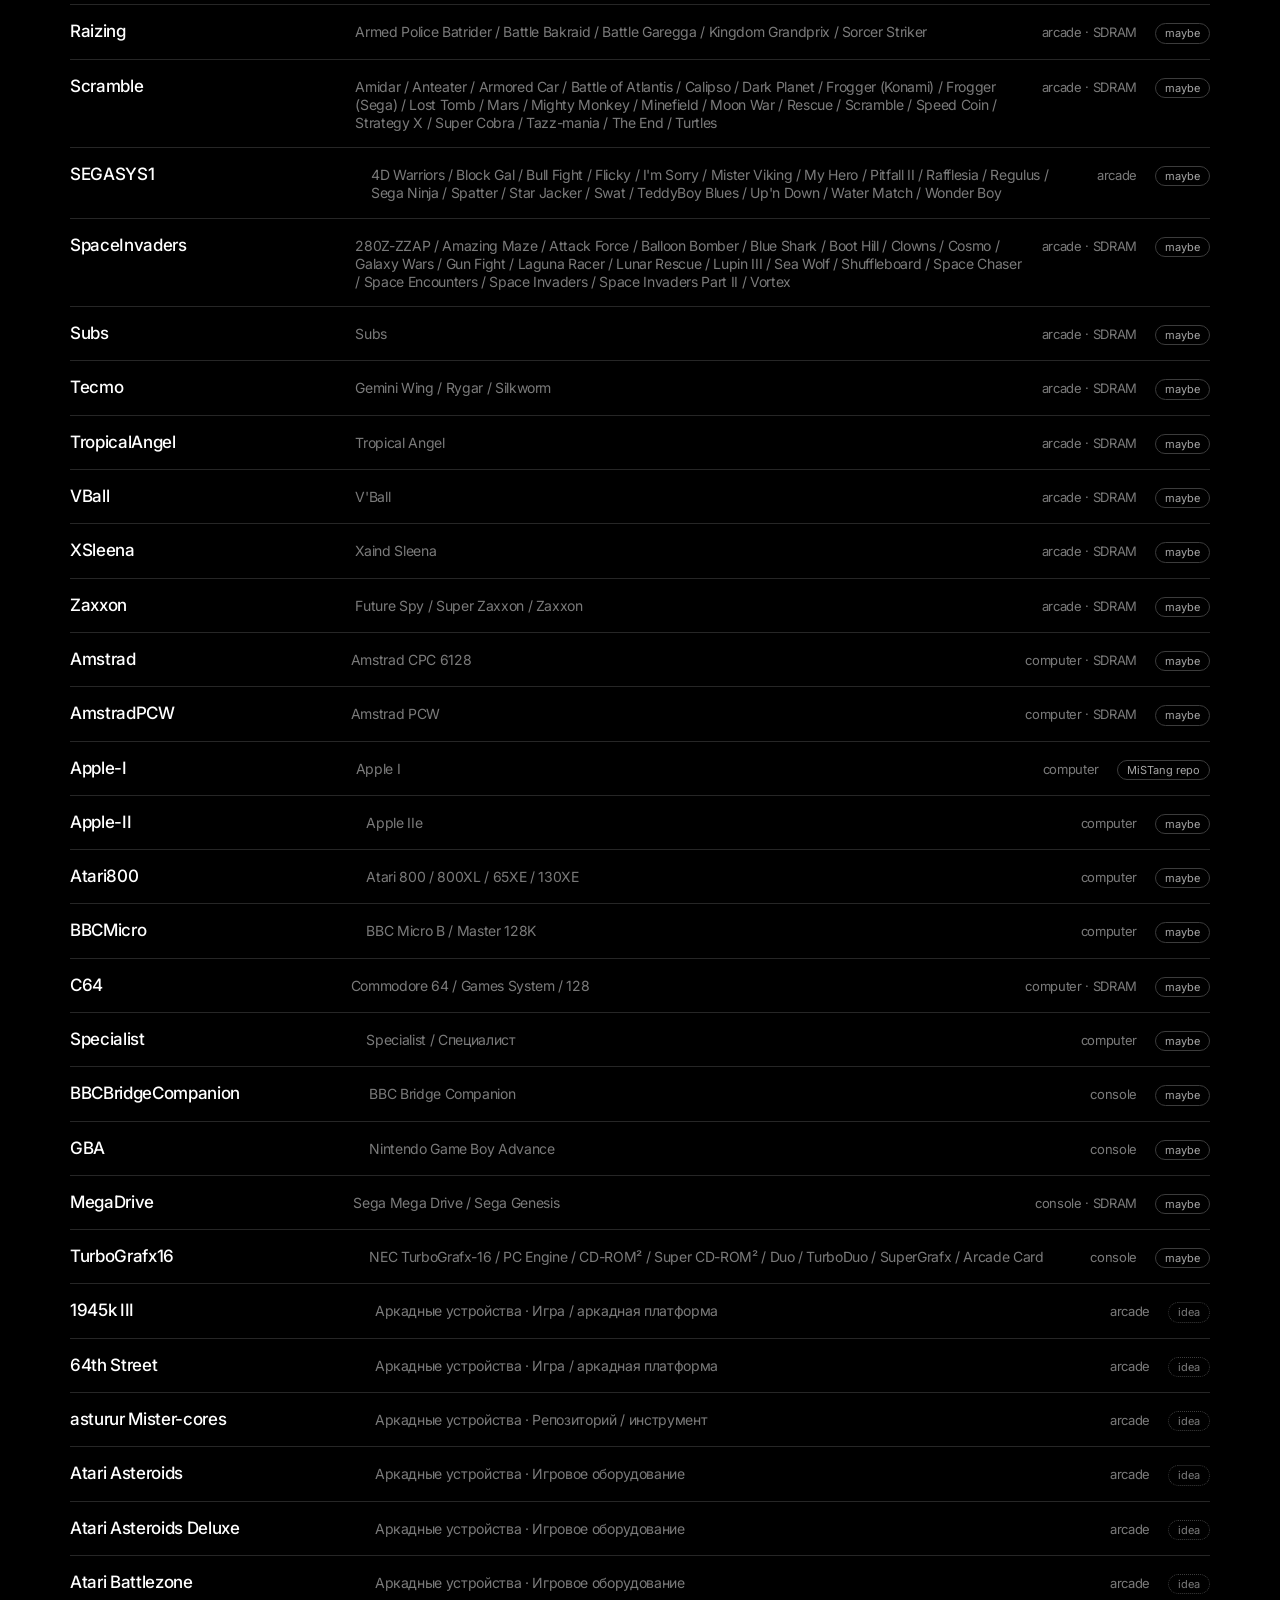
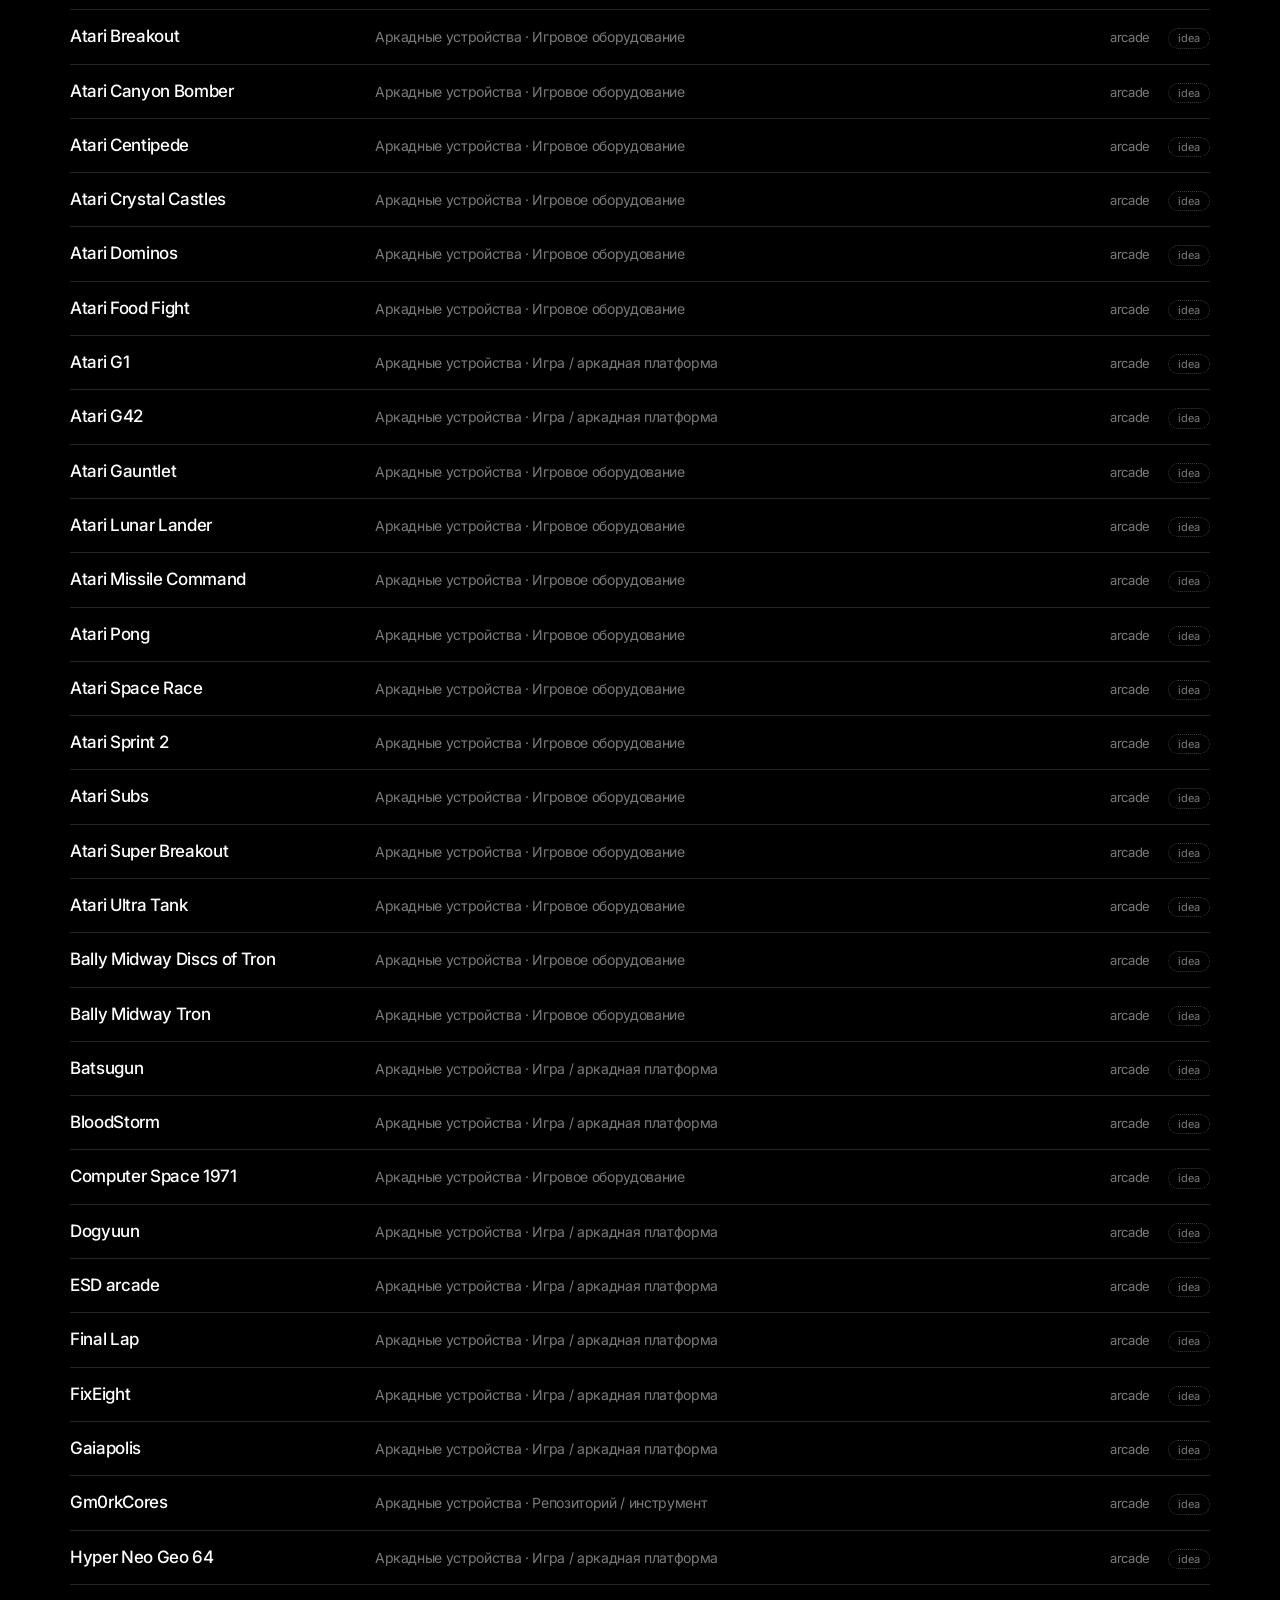
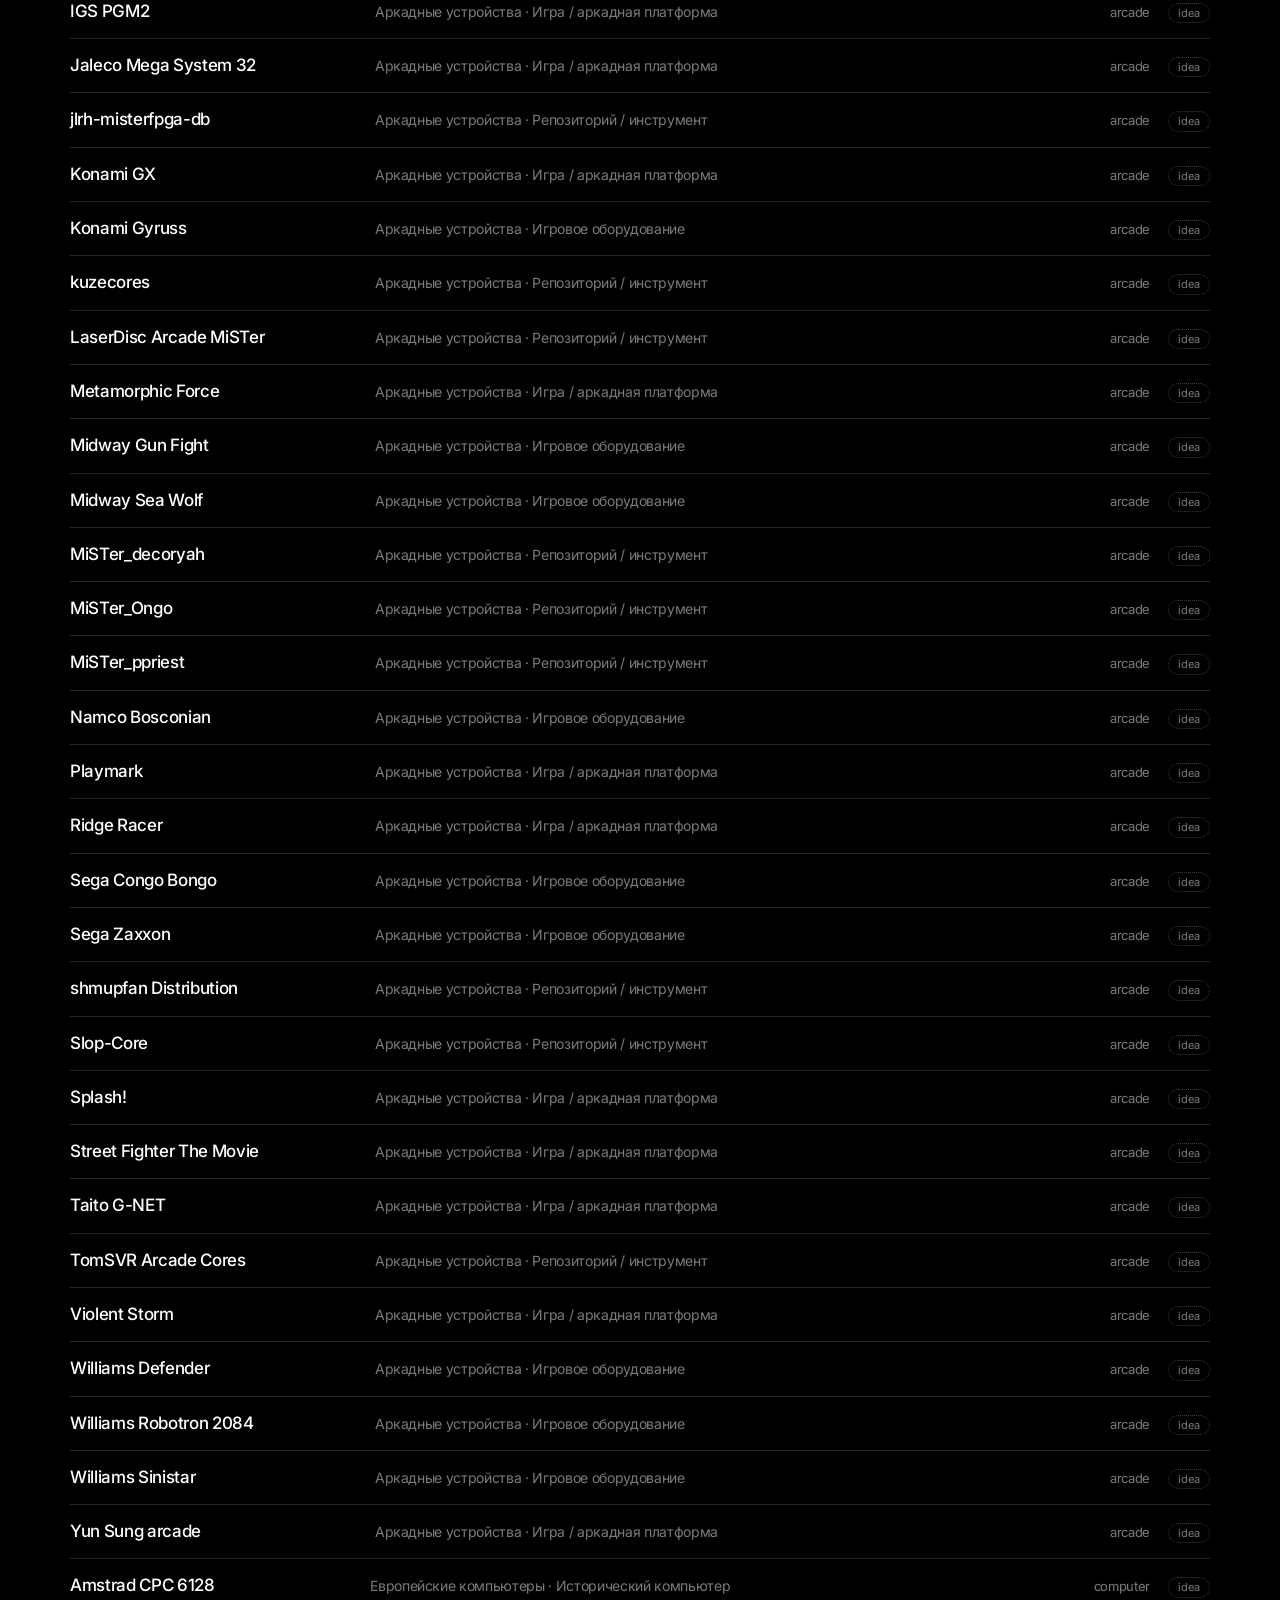
<file: docs/cores.html>
<!doctype html><html lang="en"><head><meta charset="utf-8"><meta name="viewport" content="width=device-width,initial-scale=1"><title>MiSTang · Catalog</title><meta name="description" content="MiSTang: many FPGA cores on one Tang Nano 20K. Web flasher, HDMI capture, core catalog."><link rel="stylesheet" href="assets/site.css"><link rel="preconnect" href="https://fonts.googleapis.com"><link href="https://fonts.googleapis.com/css2?family=Inter:wght@400;500&family=VT323&display=swap" rel="stylesheet"></head><body><nav class="top"><a class="brand" href="index.html">MiSTang</a><div class="links"><a class="" href="ours.html">Our cores</a><a class="on" href="cores.html">Catalog</a><a class="" href="how.html">How it works</a><a class="" href="roadmap.html">Roadmap</a><a class="" href="studio/">Studio</a></div><a class="gh" href="https://github.com/MiSTang-FPGA/MiSTang">GitHub</a></nav>
<section class="page"><div class="wrap"><p class="eyebrow">Catalog</p><h1>What fits in 20 736 LUT4.</h1>
<p class="lead">The MiSTer core lists plus our own project list, sorted by an honest guess. “Not assessed” entries have a search link, not a repository. “Proven” means a port already runs on a Tang Nano 20K. Links lead to the original projects as reference; MiSTang cores are our own.</p>
<div id="tiers" style="display:flex;gap:8px;flex-wrap:wrap;margin:40px 0 14px"></div>
<div style="display:flex;gap:10px;flex-wrap:wrap;margin-bottom:22px"><input id="q" placeholder="Search — nes, pac-man, amstrad…" style="flex:1;min-width:240px"><select id="cat"><option value="">All types</option><option>console</option><option>computer</option><option>arcade</option><option>other</option></select></div>
<div id="count" class="caption" style="margin-bottom:10px"></div><div id="grid"></div></div></section>
<style>input,select{background:#0d0d0d;color:#fff;border:1px solid #3c3c3c;border-radius:100px;padding:12px 18px;font:15px var(--sans)}
.tb{cursor:pointer;border:1px solid #3c3c3c;background:transparent;color:#a6a6a6;padding:8px 16px;border-radius:100px;font:14px var(--sans)}.tb.on{background:#fff;color:#000;border-color:#fff}
.row{display:grid;grid-template-columns:minmax(150px,1.2fr) 3fr auto auto;gap:18px;padding:15px 0;border-bottom:1px solid var(--hair);align-items:baseline;text-decoration:none}.row:hover b{text-decoration:underline}
.row b{font-weight:500;font-size:17px}.row small{color:#7a7a7a;font-size:14px}.row .k{color:#7a7a7a;font-size:13px;white-space:nowrap}
@media(max-width:760px){.row{grid-template-columns:1fr auto}.row small,.row .k{display:none}}</style>
<script type="module">
const data=await (await fetch('data/catalog.json')).json();const $=s=>document.querySelector(s);let tier='';const T=['proven','likely','maybe','idea','no'];
const names={proven:'Proven on 20K',likely:'Likely',maybe:'Research',idea:'Not assessed',no:'Will not fit'};
$('#tiers').innerHTML=['',...T].map(t=>`<button class="tb" data-t="${t}">${t?names[t]:'All'} ${t?data.filter(c=>c.tier===t).length:data.length}</button>`).join('');
const esc=s=>String(s).replace(/[&<>"]/g,c=>({'&':'&amp;','<':'&lt;','>':'&gt;','"':'&quot;'}[c]));
function draw(){const q=$('#q').value.toLowerCase(),cat=$('#cat').value;const rows=data.filter(c=>(!tier||c.tier===tier)&&(!cat||c.category===cat)&&(c.name+' '+c.systems).toLowerCase().includes(q));
$('#count').textContent=rows.length+' systems';
$('#grid').innerHTML=rows.map(c=>`<a class="row" href="${esc(c.mistang||c.repo)}" target="_blank" rel="noopener"><b>${esc(c.name)}</b><small>${esc(c.systems)}</small><span class="k">${c.category}${c.sdram?' · SDRAM':''}</span><span class="pill ${c.tier}">${c.mistang?'MiSTang repo':c.tier}</span></a>`).join('');
for(const b of document.querySelectorAll('.tb'))b.classList.toggle('on',b.dataset.t===tier)}
$('#tiers').onclick=e=>{const b=e.target.closest('.tb');if(b){tier=b.dataset.t;draw()}};$('#q').oninput=draw;$('#cat').onchange=draw;draw();
</script><footer><div class="wrap"><span>MiSTang · multi-core FPGA platform for the Sipeed Tang Nano 20K</span><span>Cores are our own or from LakoMoor’s Open Pocket projects. <a href="https://github.com/MiSTang-FPGA">GitHub</a></span></div></footer></body></html>
</file>
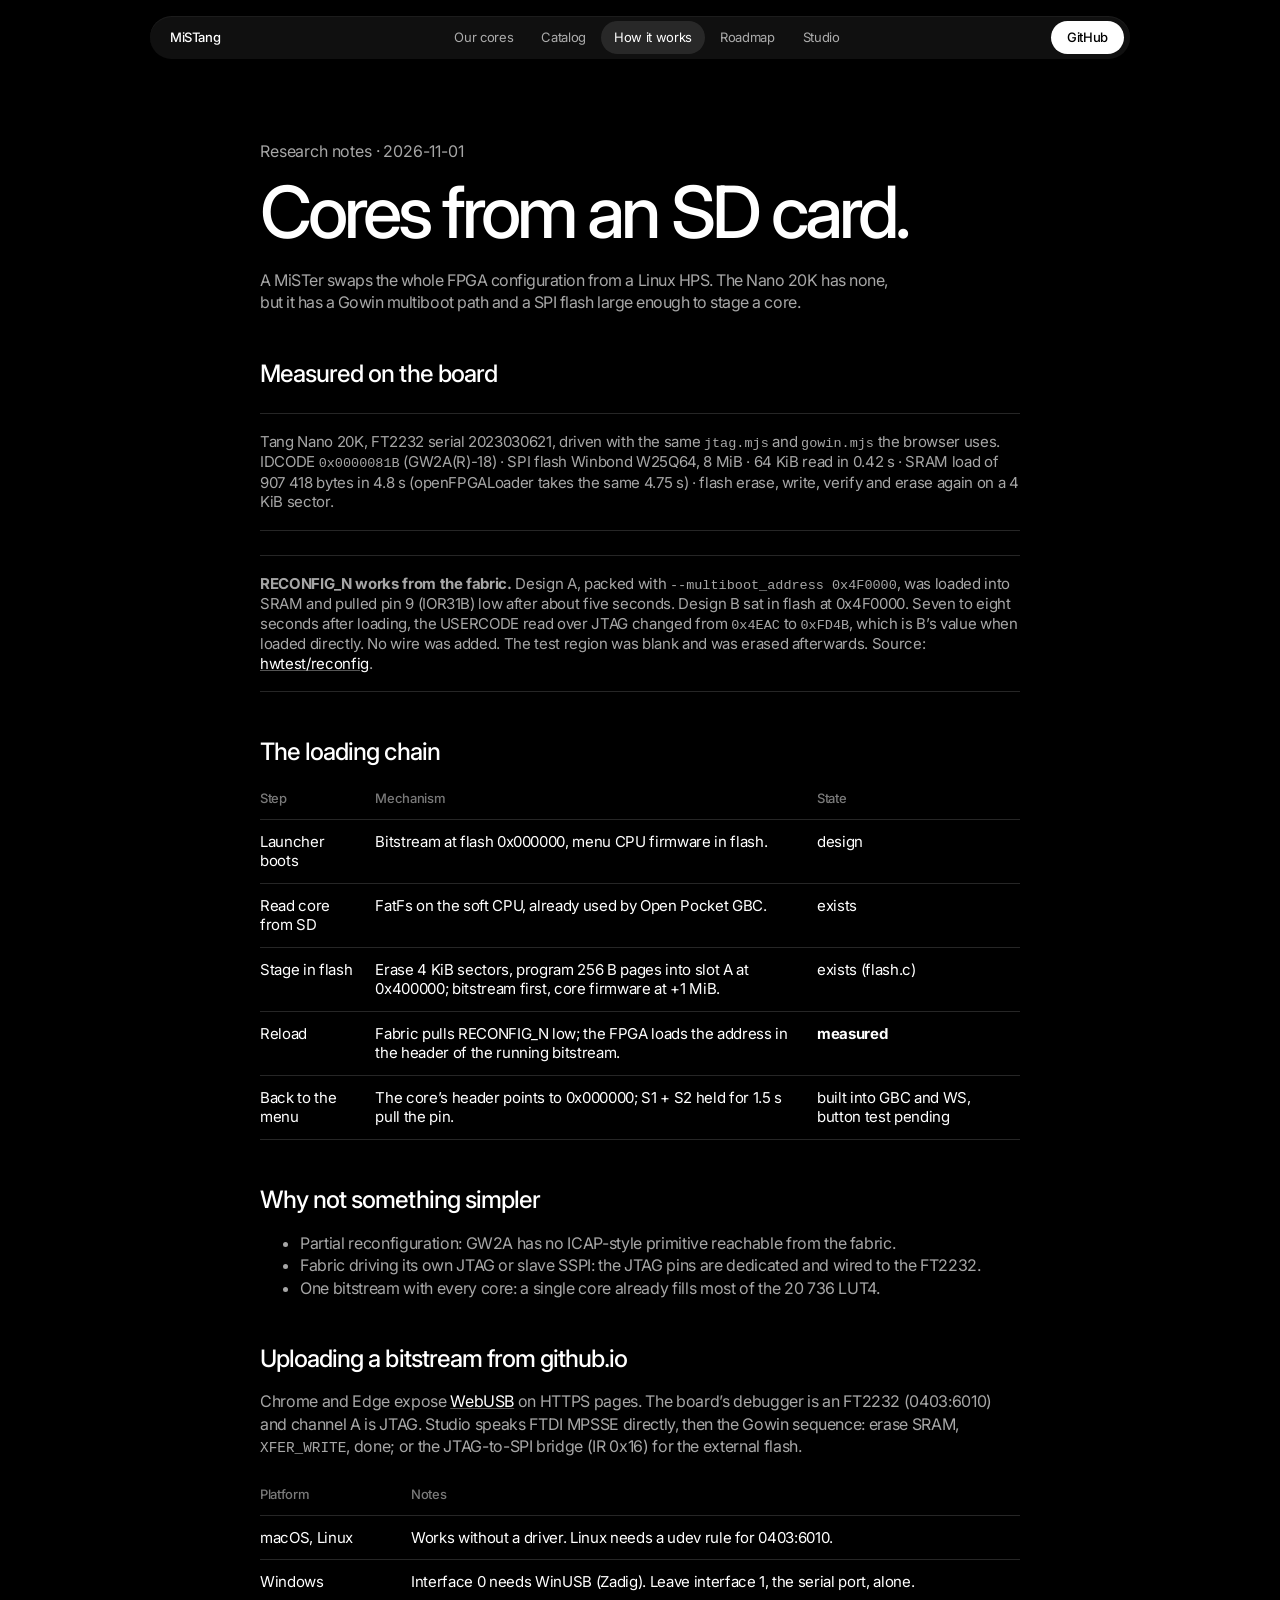
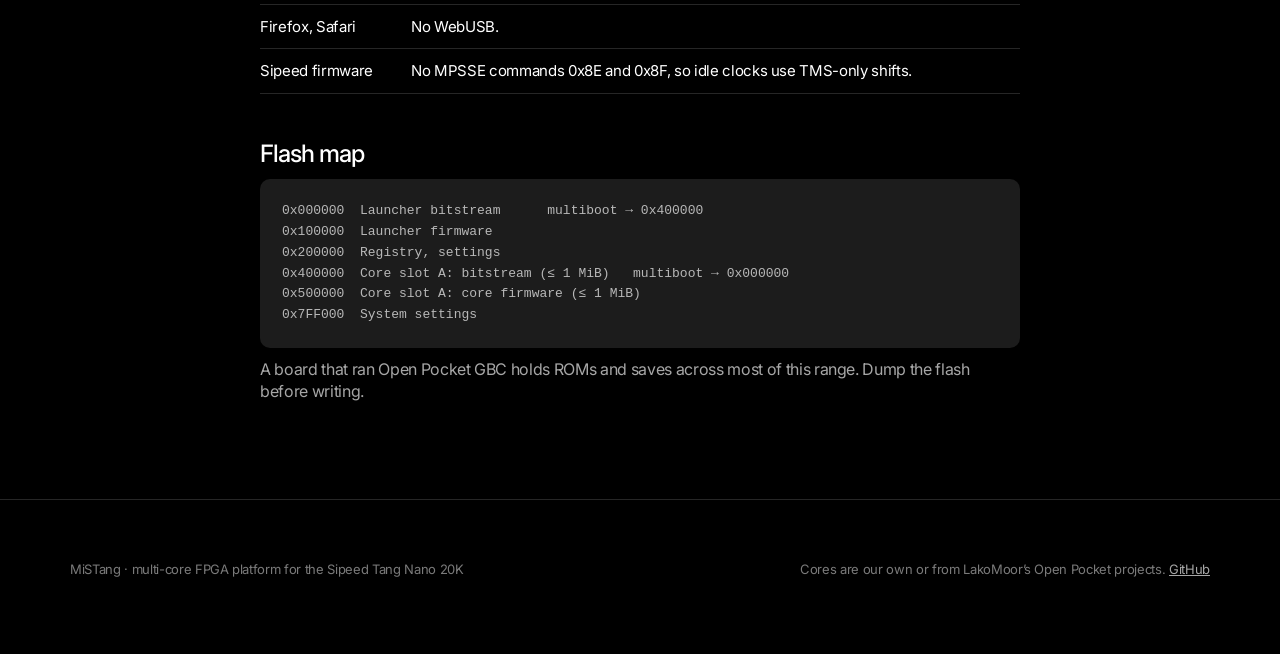
<file: docs/how.html>
<!doctype html><html lang="en"><head><meta charset="utf-8"><meta name="viewport" content="width=device-width,initial-scale=1"><title>MiSTang · How it works</title><meta name="description" content="MiSTang: many FPGA cores on one Tang Nano 20K. Web flasher, HDMI capture, core catalog."><link rel="stylesheet" href="assets/site.css"><link rel="preconnect" href="https://fonts.googleapis.com"><link href="https://fonts.googleapis.com/css2?family=Inter:wght@400;500&family=VT323&display=swap" rel="stylesheet"></head><body><nav class="top"><a class="brand" href="index.html">MiSTang</a><div class="links"><a class="" href="ours.html">Our cores</a><a class="" href="cores.html">Catalog</a><a class="on" href="how.html">How it works</a><a class="" href="roadmap.html">Roadmap</a><a class="" href="studio/">Studio</a></div><a class="gh" href="https://github.com/MiSTang-FPGA/MiSTang">GitHub</a></nav>
<section class="page"><div class="wrap prose"><p class="eyebrow">Research notes · 2026-11-01</p><h1>Cores from an SD card.</h1>
<p class="lead">A MiSTer swaps the whole FPGA configuration from a Linux HPS. The Nano 20K has none, but it has a Gowin multiboot path and a SPI flash large enough to stage a core.</p>

<h3>Measured on the board</h3>
<div class="callout">Tang Nano 20K, FT2232 serial 2023030621, driven with the same <code>jtag.mjs</code> and <code>gowin.mjs</code> the browser uses.<br>
IDCODE <code>0x0000081B</code> (GW2A(R)-18) · SPI flash Winbond W25Q64, 8 MiB · 64 KiB read in 0.42 s · SRAM load of 907 418 bytes in 4.8 s (openFPGALoader takes the same 4.75 s) · flash erase, write, verify and erase again on a 4 KiB sector.</div>
<div class="callout"><b>RECONFIG_N works from the fabric.</b> Design A, packed with <code>--multiboot_address 0x4F0000</code>, was loaded into SRAM and pulled pin 9 (IOR31B) low after about five seconds. Design B sat in flash at 0x4F0000. Seven to eight seconds after loading, the USERCODE read over JTAG changed from <code>0x4EAC</code> to <code>0xFD4B</code>, which is B’s value when loaded directly. No wire was added. The test region was blank and was erased afterwards. Source: <a href="https://github.com/MiSTang-FPGA/MiSTang/tree/main/hwtest/reconfig">hwtest/reconfig</a>.</div>

<h3>The loading chain</h3>
<table><tr><th>Step</th><th>Mechanism</th><th>State</th></tr>
<tr><td>Launcher boots</td><td>Bitstream at flash 0x000000, menu CPU firmware in flash.</td><td>design</td></tr>
<tr><td>Read core from SD</td><td>FatFs on the soft CPU, already used by Open Pocket GBC.</td><td>exists</td></tr>
<tr><td>Stage in flash</td><td>Erase 4 KiB sectors, program 256 B pages into slot A at 0x400000; bitstream first, core firmware at +1 MiB.</td><td>exists (flash.c)</td></tr>
<tr><td>Reload</td><td>Fabric pulls RECONFIG_N low; the FPGA loads the address in the header of the running bitstream.</td><td><b>measured</b></td></tr>
<tr><td>Back to the menu</td><td>The core’s header points to 0x000000; S1 + S2 held for 1.5 s pull the pin.</td><td>built into GBC and WS, button test pending</td></tr></table>

<h3>Why not something simpler</h3>
<ul><li>Partial reconfiguration: GW2A has no ICAP-style primitive reachable from the fabric.</li>
<li>Fabric driving its own JTAG or slave SSPI: the JTAG pins are dedicated and wired to the FT2232.</li>
<li>One bitstream with every core: a single core already fills most of the 20 736 LUT4.</li></ul>

<h3>Uploading a bitstream from github.io</h3>
<p>Chrome and Edge expose <a href="https://developer.mozilla.org/en-US/docs/Web/API/WebUSB_API">WebUSB</a> on HTTPS pages. The board’s debugger is an FT2232 (0403:6010) and channel A is JTAG. Studio speaks FTDI MPSSE directly, then the Gowin sequence: erase SRAM, <code>XFER_WRITE</code>, done; or the JTAG-to-SPI bridge (IR 0x16) for the external flash.</p>
<table><tr><th>Platform</th><th>Notes</th></tr>
<tr><td>macOS, Linux</td><td>Works without a driver. Linux needs a udev rule for 0403:6010.</td></tr>
<tr><td>Windows</td><td>Interface 0 needs WinUSB (Zadig). Leave interface 1, the serial port, alone.</td></tr>
<tr><td>Firefox, Safari</td><td>No WebUSB.</td></tr>
<tr><td>Sipeed firmware</td><td>No MPSSE commands 0x8E and 0x8F, so idle clocks use TMS-only shifts.</td></tr></table>

<h3>Flash map</h3>
<pre>0x000000  Launcher bitstream      multiboot → 0x400000
0x100000  Launcher firmware
0x200000  Registry, settings
0x400000  Core slot A: bitstream (≤ 1 MiB)   multiboot → 0x000000
0x500000  Core slot A: core firmware (≤ 1 MiB)
0x7FF000  System settings</pre>
<p class="caption">A board that ran Open Pocket GBC holds ROMs and saves across most of this range. Dump the flash before writing.</p>
</div></section><footer><div class="wrap"><span>MiSTang · multi-core FPGA platform for the Sipeed Tang Nano 20K</span><span>Cores are our own or from LakoMoor’s Open Pocket projects. <a href="https://github.com/MiSTang-FPGA">GitHub</a></span></div></footer></body></html>
</file>
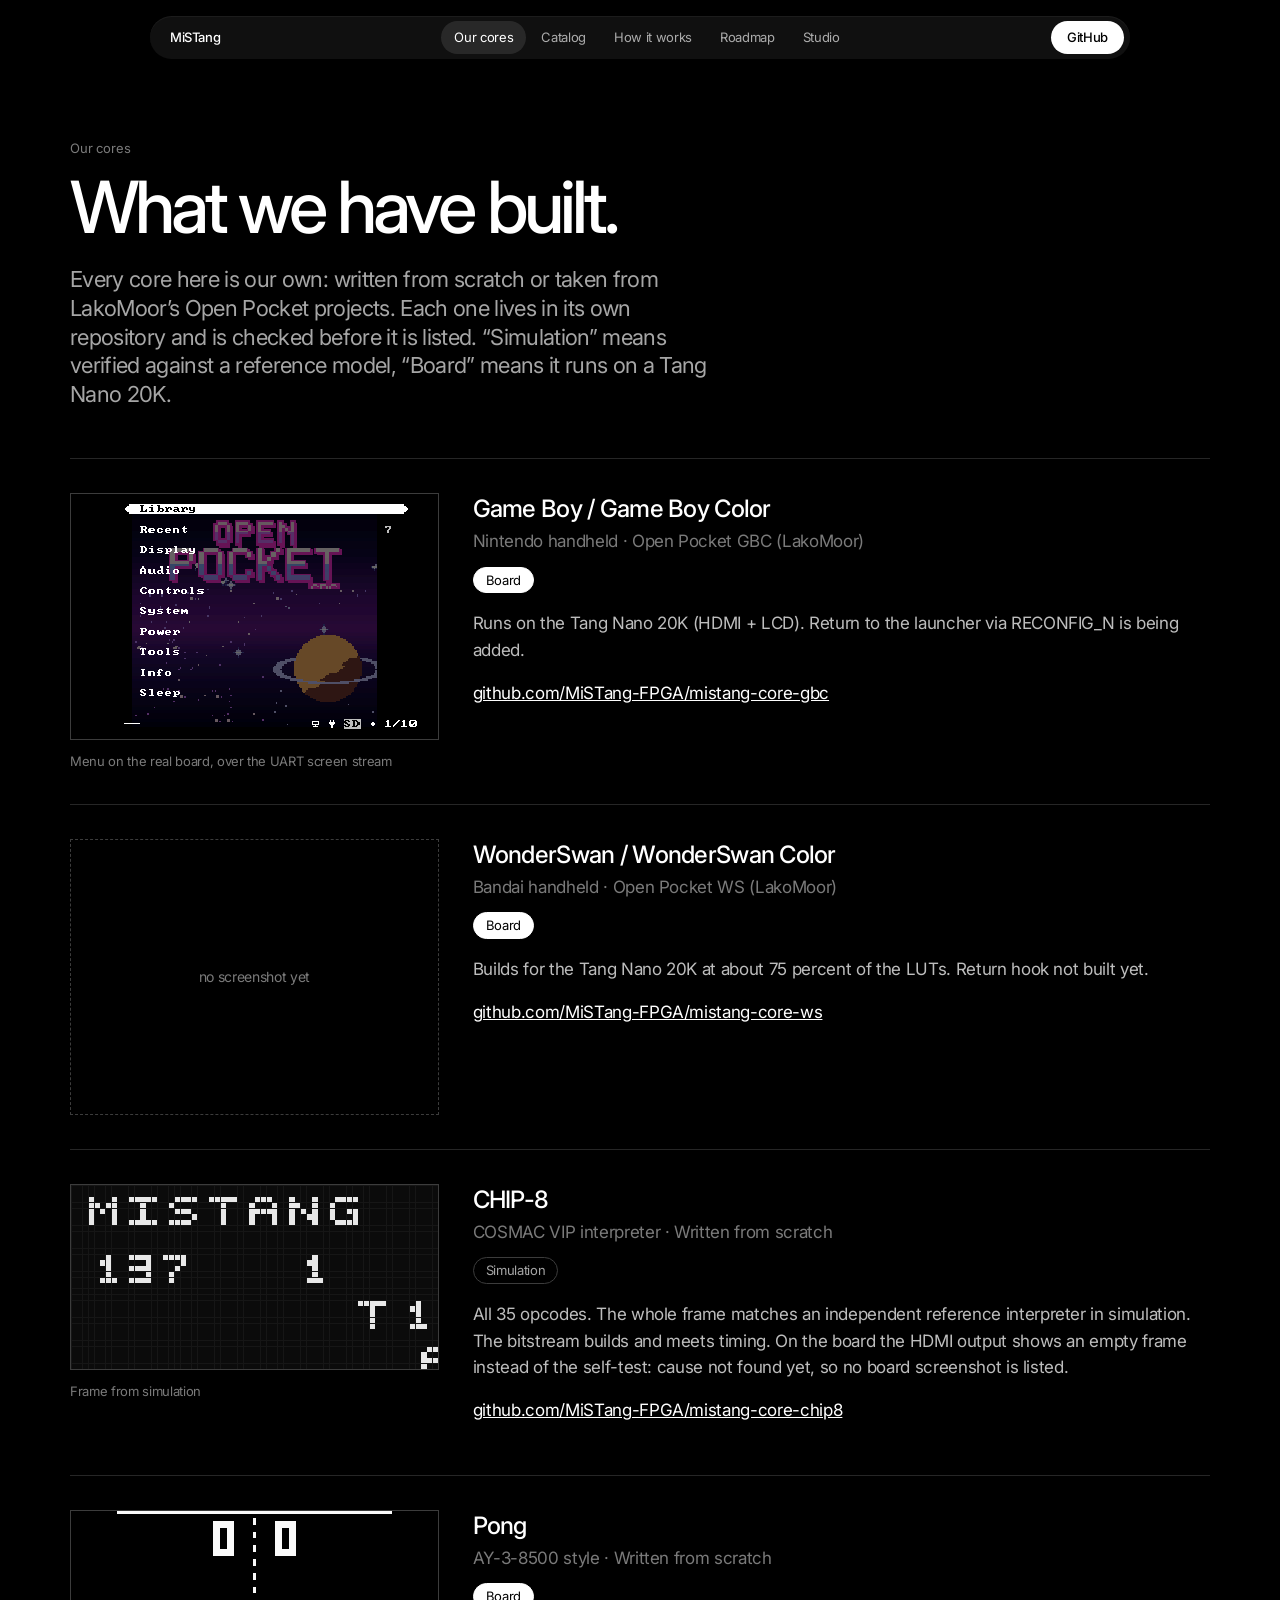
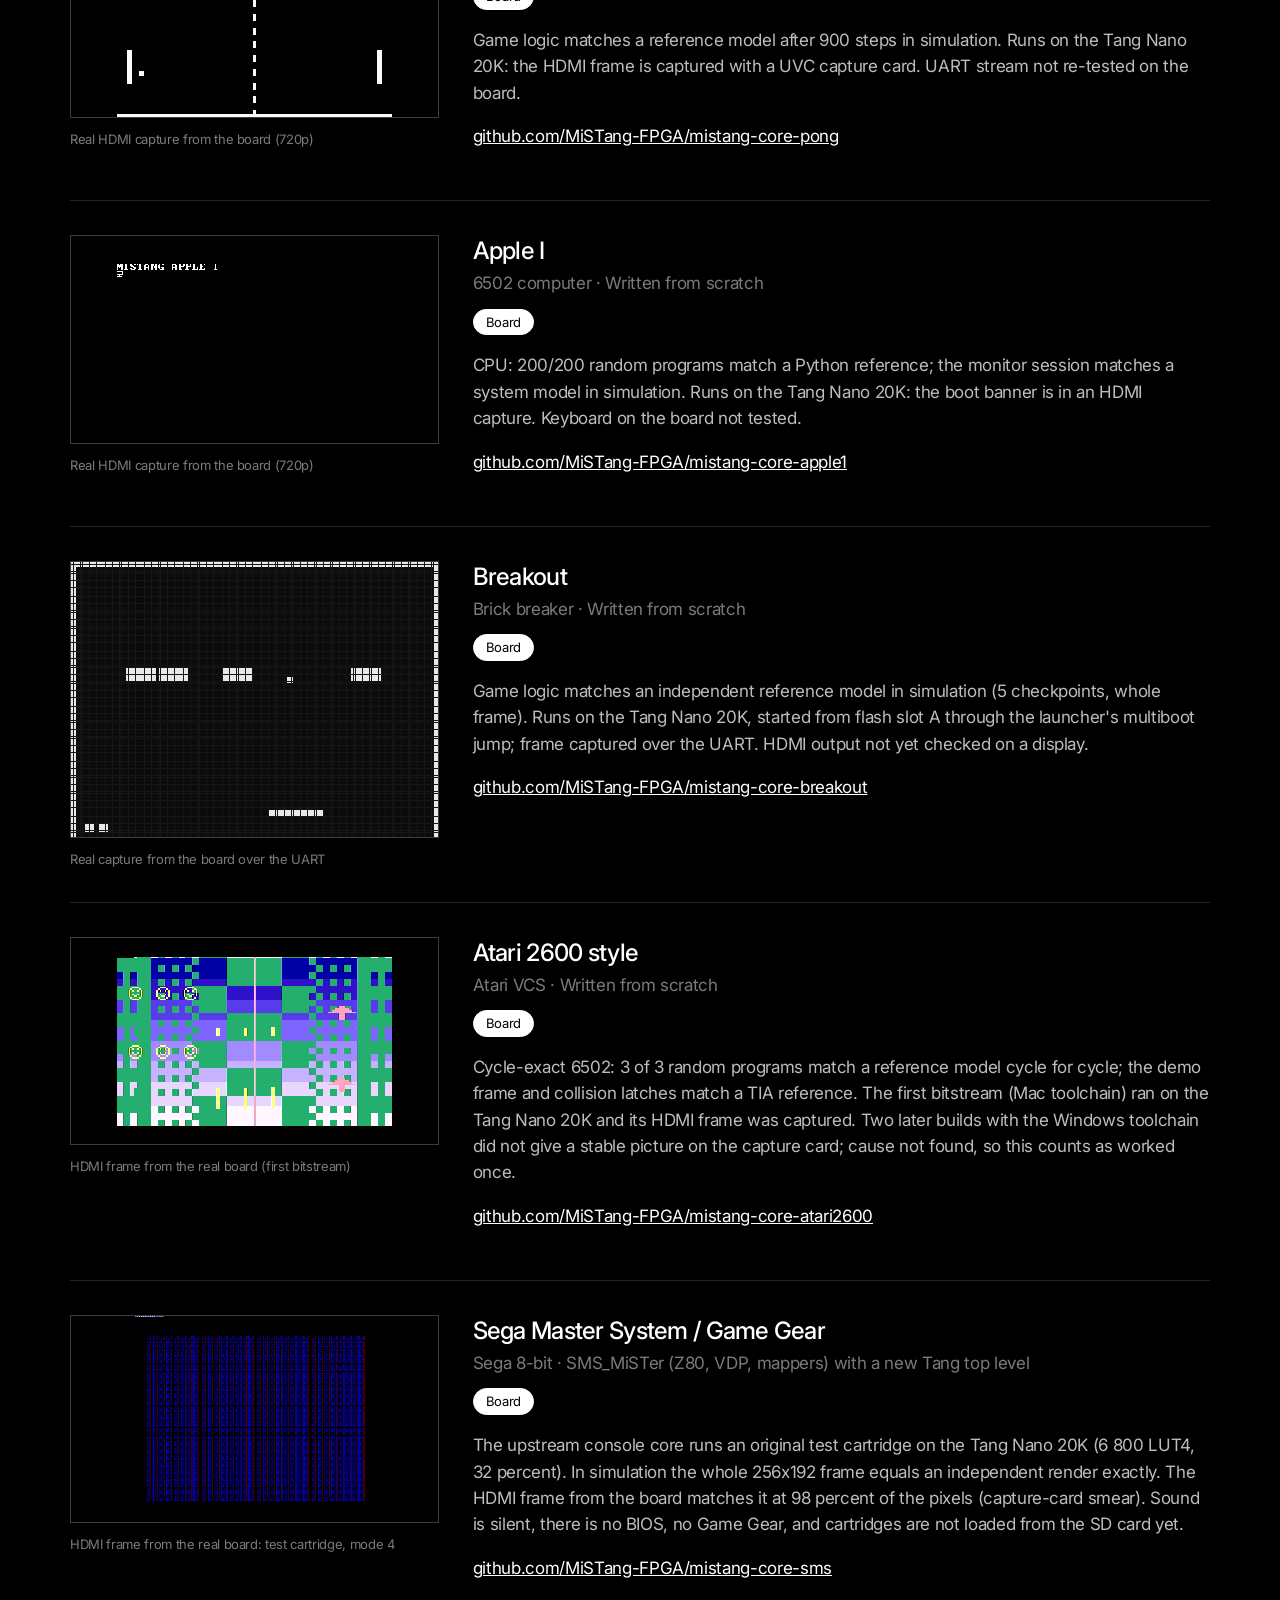
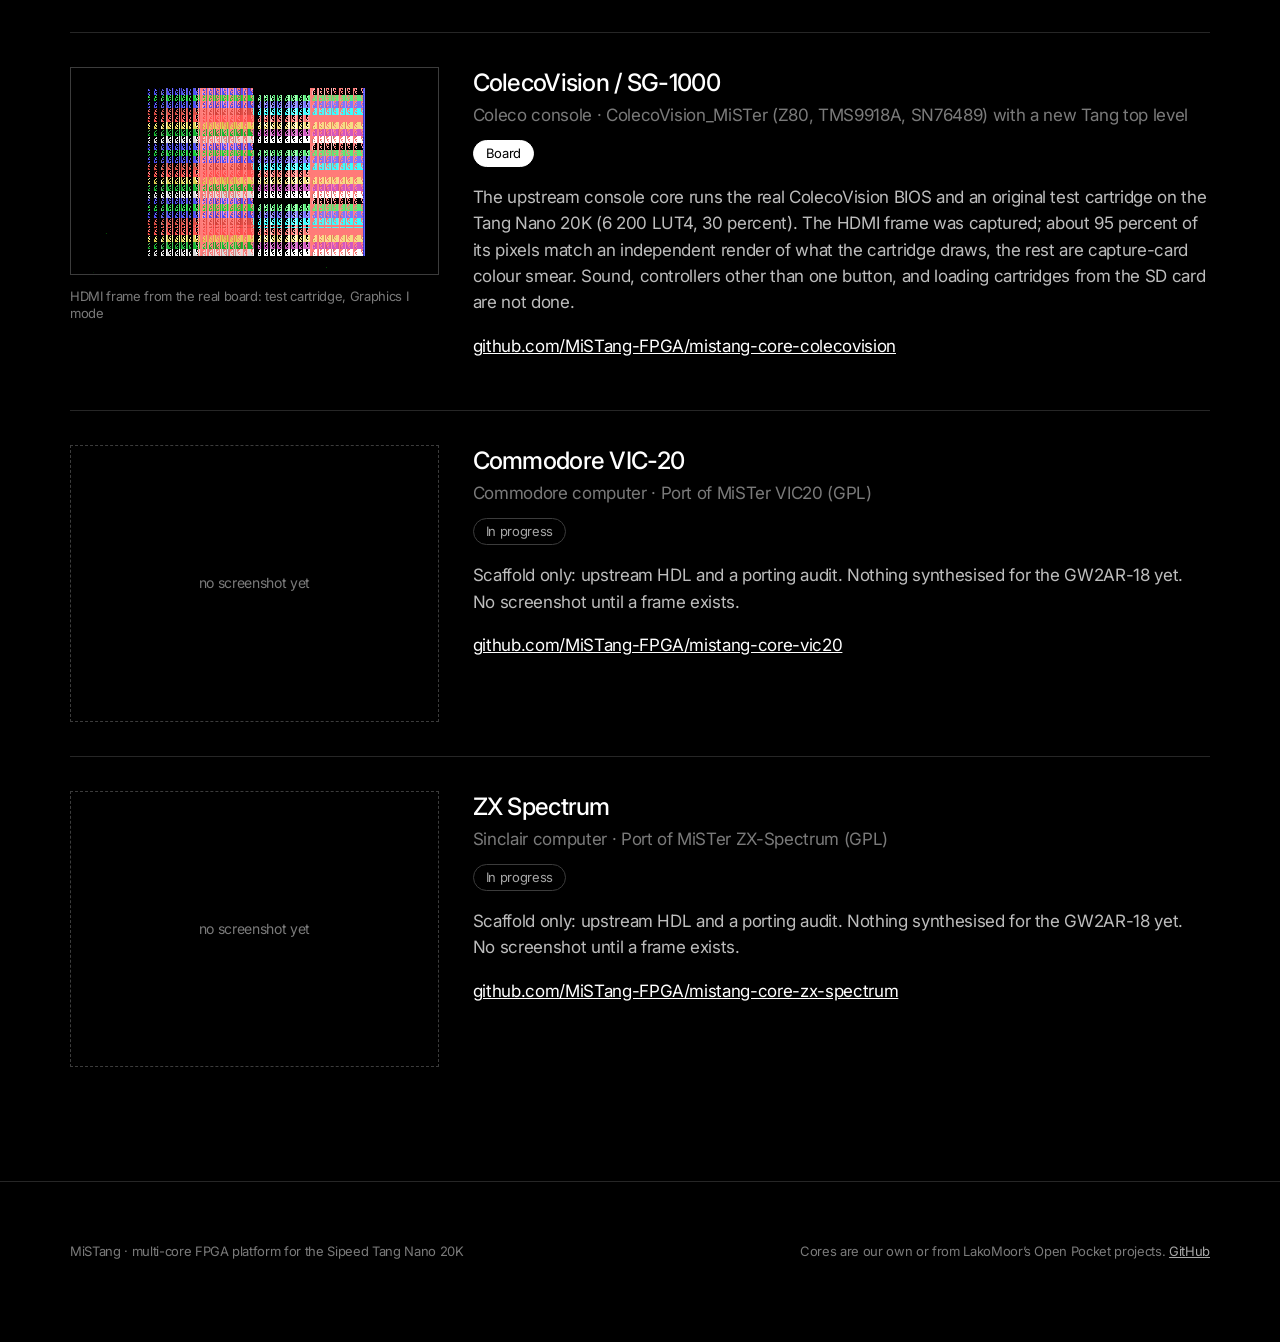
<file: docs/ours.html>
<!doctype html><html lang="en"><head><meta charset="utf-8"><meta name="viewport" content="width=device-width,initial-scale=1"><title>MiSTang · Our cores</title><meta name="description" content="MiSTang: many FPGA cores on one Tang Nano 20K. Web flasher, HDMI capture, core catalog."><link rel="stylesheet" href="assets/site.css"><link rel="preconnect" href="https://fonts.googleapis.com"><link href="https://fonts.googleapis.com/css2?family=Inter:wght@400;500&family=VT323&display=swap" rel="stylesheet"></head><body><nav class="top"><a class="brand" href="index.html">MiSTang</a><div class="links"><a class="on" href="ours.html">Our cores</a><a class="" href="cores.html">Catalog</a><a class="" href="how.html">How it works</a><a class="" href="roadmap.html">Roadmap</a><a class="" href="studio/">Studio</a></div><a class="gh" href="https://github.com/MiSTang-FPGA/MiSTang">GitHub</a></nav>
<section class="page"><div class="wrap"><p class="eyebrow">Our cores</p><h1>What we have built.</h1>
<p class="lead">Every core here is our own: written from scratch or taken from LakoMoor’s Open Pocket projects. Each one lives in its own repository and is checked before it is listed. “Simulation” means verified against a reference model, “Board” means it runs on a Tang Nano 20K.</p>
<div id="ours" style="margin-top:50px"></div></div></section>
<style>.oc{display:grid;grid-template-columns:minmax(240px,1fr) 2fr;gap:34px;padding:34px 0;border-top:1px solid var(--hair)}
.oc img{width:100%;image-rendering:pixelated;border:1px solid #3c3c3c;background:#0b0b0b}.oc .noimg{display:flex;align-items:center;justify-content:center;aspect-ratio:4/3;border:1px dashed #3c3c3c;color:#7a7a7a;font-size:14px}
.oc h3{margin:0 0 6px;font-weight:500;font-size:24px}.oc .sys{color:#7a7a7a;margin-bottom:14px}.oc p{color:#bdbdbd;line-height:1.55}.oc a{color:#fff}
.st{display:inline-block;margin-right:10px;padding:4px 12px;border:1px solid #3c3c3c;border-radius:100px;font-size:13px;color:#a6a6a6}.st.board{background:#fff;color:#000;border-color:#fff}
@media(max-width:760px){.oc{grid-template-columns:1fr}}</style>
<script type="module">
const data=await (await fetch('data/ours.json')).json();
const esc=s=>String(s).replace(/[&<>"]/g,c=>({'&':'&amp;','<':'&lt;','>':'&gt;','"':'&quot;'}[c]));
const label={board:'Board',sim:'Simulation',wip:'In progress'};
document.querySelector('#ours').innerHTML=data.map(c=>`<div class="oc"><div>${c.image?`<img src="${esc(c.image)}" alt="${esc(c.name)}"><div class="caption" style="margin-top:8px">${esc(c.image_note)}</div>`:'<div class="noimg">no screenshot yet</div>'}</div>
<div><h3>${esc(c.name)}</h3><div class="sys">${esc(c.system)} · ${esc(c.origin)}</div><span class="st ${c.state}">${label[c.state]||c.state}</span>
<p>${esc(c.verified)}</p>${c.repo?`<p><a href="https://github.com/MiSTang-FPGA/${esc(c.repo)}">github.com/MiSTang-FPGA/${esc(c.repo)}</a></p>`:''}</div></div>`).join('');
</script><footer><div class="wrap"><span>MiSTang · multi-core FPGA platform for the Sipeed Tang Nano 20K</span><span>Cores are our own or from LakoMoor’s Open Pocket projects. <a href="https://github.com/MiSTang-FPGA">GitHub</a></span></div></footer></body></html>
</file>
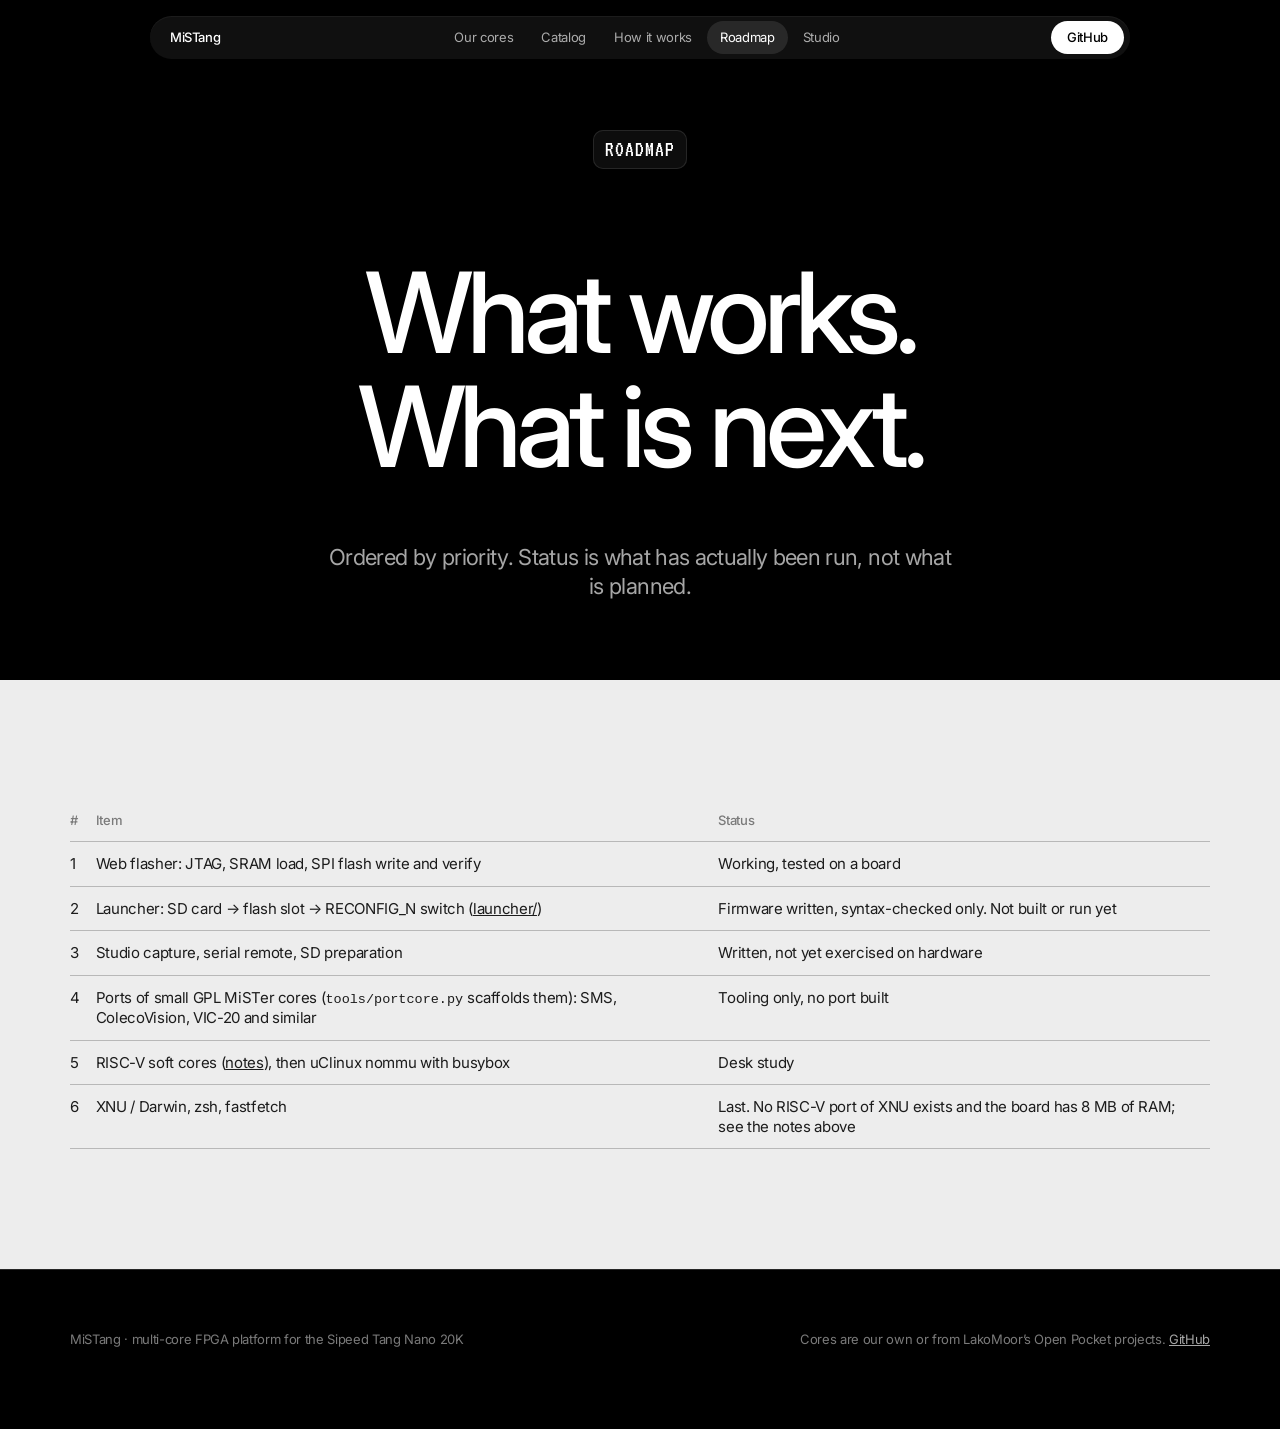
<file: docs/roadmap.html>
<!doctype html><html lang="en"><head><meta charset="utf-8"><meta name="viewport" content="width=device-width,initial-scale=1"><title>MiSTang · Roadmap</title><meta name="description" content="MiSTang: many FPGA cores on one Tang Nano 20K. Web flasher, HDMI capture, core catalog."><link rel="stylesheet" href="assets/site.css"><link rel="preconnect" href="https://fonts.googleapis.com"><link href="https://fonts.googleapis.com/css2?family=Inter:wght@400;500&family=VT323&display=swap" rel="stylesheet"></head><body><nav class="top"><a class="brand" href="index.html">MiSTang</a><div class="links"><a class="" href="ours.html">Our cores</a><a class="" href="cores.html">Catalog</a><a class="" href="how.html">How it works</a><a class="on" href="roadmap.html">Roadmap</a><a class="" href="studio/">Studio</a></div><a class="gh" href="https://github.com/MiSTang-FPGA/MiSTang">GitHub</a></nav>
<section class="hero" style="min-height:auto;padding-bottom:40px"><div class="wrap"><div class="lcd">ROADMAP</div><h1>What works.<br>What is next.</h1>
<p class="lead">Ordered by priority. Status is what has actually been run, not what is planned.</p></div></section>
<section class="light"><div class="wrap"><table>
<tr><th>#</th><th>Item</th><th>Status</th></tr>
<tr><td>1</td><td>Web flasher: JTAG, SRAM load, SPI flash write and verify</td><td>Working, tested on a board</td></tr>
<tr><td>2</td><td>Launcher: SD card → flash slot → RECONFIG_N switch (<a href="https://github.com/MiSTang-FPGA/MiSTang/tree/main/launcher">launcher/</a>)</td><td>Firmware written, syntax-checked only. Not built or run yet</td></tr>
<tr><td>3</td><td>Studio capture, serial remote, SD preparation</td><td>Written, not yet exercised on hardware</td></tr>
<tr><td>4</td><td>Ports of small GPL MiSTer cores (<code>tools/portcore.py</code> scaffolds them): SMS, ColecoVision, VIC-20 and similar</td><td>Tooling only, no port built</td></tr>
<tr><td>5</td><td>RISC-V soft cores (<a href="https://github.com/MiSTang-FPGA/MiSTang/blob/main/docs/design/riscv.md">notes</a>), then uClinux nommu with busybox</td><td>Desk study</td></tr>
<tr><td>6</td><td>XNU / Darwin, zsh, fastfetch</td><td>Last. No RISC-V port of XNU exists and the board has 8 MB of RAM; see the notes above</td></tr>
</table></div></section><footer><div class="wrap"><span>MiSTang · multi-core FPGA platform for the Sipeed Tang Nano 20K</span><span>Cores are our own or from LakoMoor’s Open Pocket projects. <a href="https://github.com/MiSTang-FPGA">GitHub</a></span></div></footer></body></html>
</file>
<file: docs/assets/site.css>
/* MiSTang: same achromatic language as Open Pocket — white on black, black on warm grey, tight grotesk,
   floating frosted nav pill, outlined pill buttons, one dot-matrix accent. */
:root{color-scheme:dark;--ink:#000;--graphite:#1c1c1c;--steel:#7a7a7a;--pewter:#a6a6a6;--ash:#b8b8b8;--mist:#ededed;--paper:#fff;--hair:#262626;
--sans:"Graphik",Inter,"Segoe UI",system-ui,sans-serif;--mono:ui-monospace,"SF Mono",Menlo,Consolas,monospace;
/* aliases used by the Studio stylesheet */
--bg:var(--ink);--card:var(--graphite);--line:var(--hair);--dim:var(--pewter);--mute:var(--steel);--tang:#fff;--tang2:#ededed;--teal:#fff;--bad:#ff6b6b;--ok:#7be3a4;--r:10px}
*{box-sizing:border-box}html{scroll-behavior:smooth}
body{margin:0;background:var(--ink);color:var(--paper);font:400 17px/1.3 var(--sans);letter-spacing:-.02em;-webkit-font-smoothing:antialiased;overflow-x:hidden}
a{color:inherit}.wrap{max-width:1180px;margin:0 auto;padding:0 20px}
nav.top{position:fixed;top:16px;left:50%;transform:translateX(-50%);z-index:20;width:min(980px,calc(100% - 24px));display:grid;grid-template-columns:1fr auto 1fr;align-items:center;padding:5px 6px 5px 20px;border-radius:1000px;background:rgba(30,30,30,.55);backdrop-filter:blur(18px) saturate(1.4);-webkit-backdrop-filter:blur(18px) saturate(1.4);box-shadow:0 1px 0 rgba(255,255,255,.05) inset,0 8px 32px rgba(0,0,0,.35);font-size:13px}
nav.top .brand{font-weight:500;text-decoration:none;letter-spacing:-.03em}
nav.top .links{display:flex;gap:2px}nav.top .links a{padding:8px 13px;border-radius:1000px;color:rgba(255,255,255,.65);text-decoration:none}
nav.top .links a:hover,nav.top .links a.on{color:#fff}nav.top .links a.on{background:rgba(255,255,255,.1)}
nav.top .gh{justify-self:end;padding:8px 16px;border-radius:1000px;background:var(--paper);color:var(--ink);text-decoration:none;font-weight:500}
nav.top .gh+.gh{margin-left:0}
@media(max-width:760px){nav.top .links{display:none}nav.top{grid-template-columns:1fr auto}}
section{padding:120px 0}section.light{background:var(--mist);color:var(--graphite)}
.eyebrow{font-size:13px;color:var(--steel);margin:0 0 13px;letter-spacing:-.01em;font-family:var(--sans);text-transform:none}
h1{font-size:clamp(54px,9vw,112px);line-height:1.02;font-weight:500;letter-spacing:-.055em;margin:60px auto;padding:0 20px;text-align:center}
h2{font-size:clamp(38px,5.4vw,60px);line-height:1;font-weight:500;letter-spacing:-.05em;margin:0 0 20px}
h3{font-size:18px;font-weight:500;letter-spacing:-.03em;margin:0 0 6px}
.lead{font-size:clamp(18px,2vw,22px);line-height:1.3;color:var(--pewter);max-width:640px;letter-spacing:-.03em}
.sub{font-size:clamp(18px,2vw,22px);color:var(--pewter);max-width:640px;margin:0 0 30px}
.light .lead,.light .muted{color:var(--steel)}.muted{color:var(--steel);font-size:15px;line-height:1.35}
.hero{min-height:min(100vh,900px);display:flex;flex-direction:column;justify-content:center;padding-top:130px;text-align:center}
.hero .lead{margin:26px auto 40px}
.lcd{display:inline-block;font-family:VT323,monospace;font-size:22px;letter-spacing:.04em;padding:5px 12px;border-radius:10px;background:#0d0d0d;color:#fff;margin-bottom:26px;box-shadow:0 0 0 1px var(--hair) inset}
.btns{display:flex;gap:10px;justify-content:center;flex-wrap:wrap}
.btn{display:inline-block;padding:12px 24px;border-radius:100px;font-size:15px;font-weight:500;text-decoration:none;border:1px solid #3c3c3c;background:transparent;color:inherit;cursor:pointer;font-family:var(--sans);letter-spacing:-.02em;transition:background .15s,color .15s}
.btn:hover{background:#242424}.btn.primary,.btn.solid{background:var(--paper);color:var(--ink);border-color:var(--paper)}.btn.primary:hover,.btn.solid:hover{background:var(--mist)}
.light .btn{border-color:#999}.light .btn:hover{background:var(--graphite);color:var(--paper)}
.btn:disabled{opacity:.35;pointer-events:none}
.split{display:grid;grid-template-columns:1fr 1fr;gap:60px;align-items:center}
@media(max-width:860px){.split{grid-template-columns:1fr;gap:40px}}
.grid3{display:grid;grid-template-columns:repeat(3,1fr);gap:30px;margin-top:60px}.grid4{display:grid;grid-template-columns:repeat(4,1fr);gap:30px;margin-top:60px}
@media(max-width:900px){.grid3,.grid4{grid-template-columns:1fr 1fr}}@media(max-width:560px){.grid3,.grid4{grid-template-columns:1fr}}
.feat{border-top:1px solid var(--hair);padding-top:18px}.light .feat{border-top-color:var(--ash)}.feat p{margin:0;color:var(--steel);font-size:15px;line-height:1.35}
.big-num{font-size:60px;font-weight:500;letter-spacing:-.05em;line-height:1}
.caption{margin-top:10px;font-size:13px;color:var(--steel)}
table{width:100%;border-collapse:collapse;font-size:15px}th,td{text-align:left;padding:12px 16px 12px 0;border-bottom:1px solid var(--hair);vertical-align:top}th{font-weight:500;color:var(--steel);font-size:13px}
.light th,.light td{border-bottom-color:var(--ash)}
pre{background:var(--graphite);color:var(--ash);border-radius:10px;padding:22px;overflow-x:auto;font:13px/1.6 var(--mono);letter-spacing:0;margin:0}
code{font-family:var(--mono);font-size:.9em;letter-spacing:0}.mono{font-family:var(--mono)}
.doclinks{display:grid;grid-template-columns:repeat(3,1fr);gap:0 30px;margin-top:50px}@media(max-width:760px){.doclinks{grid-template-columns:1fr}}
.doclinks a{display:flex;justify-content:space-between;padding:20px 0;border-bottom:1px solid var(--hair);text-decoration:none;font-size:18px;letter-spacing:-.03em}
.doclinks a span{color:var(--steel)}.doclinks a:hover span{color:var(--paper)}
footer{padding:60px 0 80px;color:var(--steel);font-size:13px;line-height:1.5;border-top:1px solid var(--hair)}footer a{color:var(--pewter)}
footer .wrap{display:flex;gap:20px;flex-wrap:wrap;justify-content:space-between}
.pill{display:inline-block;padding:2px 9px;border-radius:100px;font-size:11px;border:1px solid #3c3c3c;color:var(--pewter);letter-spacing:0}
.pill.proven{color:#000;background:#fff;border-color:#fff}.pill.likely{color:#fff;border-color:#777}.pill.maybe{color:var(--pewter)}.pill.idea{color:var(--steel);border-style:dotted}.pill.no{color:var(--steel);border-style:dashed}
.callout{border-top:1px solid var(--hair);border-bottom:1px solid var(--hair);padding:18px 0;margin:24px 0;color:var(--pewter);font-size:15px}
.prose{max-width:800px}.prose h3{margin:44px 0 10px;font-size:24px;letter-spacing:-.04em}.prose p,.prose li{color:var(--pewter);font-size:16px;line-height:1.4}.prose a{color:#fff;text-decoration-color:#555}
.page{padding:140px 0 80px}.page h1{text-align:left;margin:0 0 20px;font-size:clamp(44px,6vw,72px);padding:0}
[hidden]{display:none!important}
</file>
<file: docs/assets/stage.css>
/* Product-illustration grid for the home page. Follows the Stageshow rules (benjitaylor/skills): one hero tile with
   window chrome, other tiles of different kinds, short copy outside the picture, one frame (radius, gap, padding),
   real words only where the story is, filler as quiet bars. Plain CSS, no framework. */
.bento{--gap:14px;--pad:30px;--tile:#111;--tile-edge:#232323;display:grid;grid-template-columns:repeat(3,1fr);gap:var(--gap);margin-top:56px}
.tile{position:relative;overflow:hidden;background:var(--tile);border:1px solid var(--tile-edge);border-radius:26px;padding:var(--pad);min-height:340px;display:flex;flex-direction:column;isolation:isolate}
.tile.lead-tile{min-height:470px}.tile.span2{grid-column:span 2}.tile.span3{grid-column:span 3}
.tile h3{font-size:clamp(18px,1.7vw,22px);font-weight:500;letter-spacing:-.035em;line-height:1.2;margin:0;max-width:30ch;color:#fff}
.tile h3 span{color:#7a7a7a;font-weight:500}
.tile .pic{position:relative;flex:1;margin-top:26px;min-height:0}
@media(max-width:900px){.bento{grid-template-columns:1fr 1fr}.tile.span2,.tile.span3{grid-column:span 2}}
@media(max-width:560px){.bento{grid-template-columns:1fr}.tile.span2,.tile.span3{grid-column:auto}.tile{min-height:0}}

/* arrival: once, staggered in reading order */
.tile{opacity:0;transform:translateY(14px);transition:opacity .7s cubic-bezier(.2,.7,.2,1),transform .7s cubic-bezier(.2,.7,.2,1);transition-delay:calc(var(--i,0) * 90ms)}
.bento.in .tile{opacity:1;transform:none}
@media(prefers-reduced-motion:reduce){.tile{opacity:1;transform:none;transition:none}}

/* ---------- hero: the launcher menu, drawn from the firmware layout (42 x 24 OSD cells) ---------- */
.win{position:absolute;left:0;right:-60px;top:0;bottom:-70px;border-radius:14px 0 0 0;overflow:hidden;background:#161616;box-shadow:0 0 0 1px #2c2c2c,0 30px 80px rgba(0,0,0,.6)}
.win .bar{height:36px;display:flex;align-items:center;gap:7px;padding:0 15px;background:#1f1f1f;border-bottom:1px solid #2c2c2c}
.win .bar i{width:11px;height:11px;border-radius:50%;background:#3a3a3a}
.win .bar b{margin-left:14px;font:400 12px/1 var(--sans);color:#7a7a7a;font-weight:400;letter-spacing:-.01em}
.osd{font-family:VT323,ui-monospace,monospace;font-size:clamp(17px,1.9vw,24px);line-height:1.22;letter-spacing:.02em;background:#10163a;color:#e9ecff;height:100%;padding:22px 26px 0;position:relative}
.osd .pill{display:flex;justify-content:space-between;align-items:center;background:#2f55d4;border-radius:100px;padding:3px 20px;color:#fff}
.osd .pill em{font-style:normal;color:#cfd8ff}
.osd ul{list-style:none;margin:18px 0 0;padding:0}
.osd li{display:flex;justify-content:space-between;padding:1px 16px;border-radius:6px;color:#e9ecff}
.osd li small{font-size:inherit;color:#8e98d6}
.osd li.sel{background:#fff;color:#0b0f2c}.osd li.sel small{color:#4a5390}
.osd li .dot{color:#ffd54a;margin-right:8px;display:inline-block;width:.6em}
.osd .hint{margin:20px 0 0 16px;color:#8e98d6}
.osd .cur{display:inline-block;width:.5em;height:1em;background:#fff;vertical-align:-.12em;margin-left:2px;animation:blink 1.1s steps(1) infinite}
@keyframes blink{50%{opacity:0}}
@media(prefers-reduced-motion:reduce){.osd .cur{animation:none}}
.tag{position:absolute;right:var(--pad);bottom:calc(var(--pad) - 6px);font-size:12px;color:#7a7a7a;z-index:3;background:linear-gradient(90deg,transparent,#111 30%);padding-left:40px}

/* ---------- stat ---------- */
.stat{justify-content:center}
.stat .lead{font-size:15px;color:#7a7a7a;margin:0}
.stat .num{font-size:clamp(72px,9vw,124px);font-weight:500;letter-spacing:-.06em;line-height:.95;white-space:nowrap;margin:8px 0 0}
.stat .num u{text-decoration:none;font-size:.42em;letter-spacing:-.03em;color:#a6a6a6;margin-left:.12em}
.stat p.s{margin:18px 0 0;font-size:15px;line-height:1.35;color:#a6a6a6;max-width:26ch}
.stat .ticks{display:flex;gap:4px;margin-top:34px}
.stat .ticks i{flex:1;height:5px;border-radius:3px;background:#262626;overflow:hidden;position:relative}
.stat .ticks i::after{content:"";position:absolute;inset:0;background:#fff;transform:scaleX(0);transform-origin:left;transition:transform .9s cubic-bezier(.2,.7,.2,1);transition-delay:calc(.4s + var(--k) * 90ms)}
.bento.in .stat .ticks i::after{transform:none}
@media(prefers-reduced-motion:reduce){.stat .ticks i::after{transform:none;transition:none}}

/* ---------- collection: real captures from the board ---------- */
.shots{position:absolute;left:0;right:-90px;top:0;bottom:-30px}
.shots img{position:absolute;width:62%;aspect-ratio:4/3;object-fit:cover;object-position:center;image-rendering:pixelated;border-radius:10px;box-shadow:0 0 0 1px #303030,0 18px 40px rgba(0,0,0,.55);background:#000}
.shots img:nth-child(1){left:0;top:0;transform:rotate(-2.2deg)}
.shots img:nth-child(2){left:22%;top:26%;transform:rotate(1.6deg)}
.shots img:nth-child(3){left:44%;top:52%;transform:rotate(-1deg)}

/* ---------- component: write and verify ---------- */
.flash{position:absolute;left:0;right:0;top:0;border-radius:14px;background:#181818;box-shadow:0 0 0 1px #2c2c2c;padding:20px}
.flash .row{display:flex;align-items:center;gap:12px;font-size:14px;color:#cfcfcf}
.flash .ic{width:34px;height:34px;border-radius:9px;background:#262626;display:grid;place-items:center;color:#a6a6a6;font:500 10px/1 var(--mono)}
.flash .nm{flex:1;min-width:0}.flash .nm b{display:block;font-weight:500;color:#fff;letter-spacing:-.02em}.flash .nm span{font-size:12px;color:#7a7a7a}
.flash .bar{height:8px;border-radius:5px;background:#2a2a2a;margin:20px 0 14px;overflow:hidden}
.flash .bar i{display:block;height:100%;width:100%;background:#fff;border-radius:5px;transform:scaleX(0);transform-origin:left;transition:transform 2.2s cubic-bezier(.3,.6,.2,1) .5s}
.bento.in .flash .bar i{transform:none}
.flash .meta{display:flex;justify-content:space-between;font-size:12px;color:#7a7a7a}
.flash .ok{margin-top:18px;display:flex;align-items:center;gap:8px;padding:9px 14px;border-radius:100px;background:#fff;color:#000;font-size:13px;font-weight:500;width:max-content;opacity:0;transition:opacity .4s 2.6s}
.bento.in .flash .ok{opacity:1}
.flash .ghost{margin-top:18px;height:8px;border-radius:4px;background:#1f1f1f}
@media(prefers-reduced-motion:reduce){.flash .bar i{transform:none;transition:none}.flash .ok{opacity:1;transition:none}}

/* ---------- diagram: the 8 MiB flash ---------- */
.map{position:absolute;left:0;right:0;top:0;bottom:0;display:flex;flex-direction:column;justify-content:center;gap:10px}
.map .seg{display:flex;height:54px;border-radius:12px;overflow:hidden;box-shadow:0 0 0 1px #2c2c2c;background:#1b1b1b}
.map .seg i{display:block;height:100%;border-right:1px solid #111}
.map .seg .a{flex:1;background:#2a2a2a}.map .seg .b{flex:.55;background:#383838}.map .seg .c{flex:.35;background:#242424}
.map .seg .d{flex:2.6;background:#fff}.map .seg .e{flex:3.2;background:#1b1b1b;background-image:repeating-linear-gradient(135deg,#1b1b1b 0 6px,#202020 6px 12px)}
.map .lab{display:flex;font:400 11px/1.3 var(--mono);color:#7a7a7a}
.map .lab span{display:block}.map .lab .a{flex:1.9}.map .lab .d{flex:2.6;color:#fff}.map .lab .e{flex:3.2;text-align:right}
.map .jump{position:relative;height:34px;margin-top:6px}
.map .jump svg{position:absolute;inset:0;width:100%;height:100%;overflow:visible}
.map .jump .hd{fill:#a6a6a6;stroke:none;animation:none}.map .jump path{fill:none;stroke:#a6a6a6;stroke-width:1.4;stroke-dasharray:4 5;animation:dash 2.4s linear infinite}
@keyframes dash{to{stroke-dashoffset:-18}}
@media(prefers-reduced-motion:reduce){.map .jump path{animation:none}}

/* ---------- statement ---------- */
.state{flex-direction:row;align-items:flex-end;justify-content:space-between;gap:40px;min-height:260px;background:#fff;color:#111;border-color:#fff}
.state .big{font-size:clamp(36px,5.2vw,68px);font-weight:500;letter-spacing:-.055em;line-height:1;margin:0;max-width:16ch}
.state .big span{color:#9a9a9a}
.state .side{max-width:300px}.state .side p{margin:0 0 18px;font-size:16px;line-height:1.35;color:#555;letter-spacing:-.02em}
.state .btn{border-color:#111}.state .btn.solid{background:#111;color:#fff;border-color:#111}
@media(max-width:760px){.state{flex-direction:column;align-items:flex-start}}
</file>
<file: docs/studio/studio.css>
.studio{display:grid;grid-template-columns:200px 1fr;gap:28px;padding-top:110px;padding-bottom:60px;min-height:80vh}
aside{display:flex;flex-direction:column;gap:6px;position:sticky;top:90px;align-self:start}
.tab{all:unset;cursor:pointer;padding:10px 16px;border-radius:100px;font-size:15px;color:var(--dim);font-weight:600}
.tab:hover{background:var(--card);color:#fff}.tab.on{background:#fff;color:#000}
.hint{color:var(--mute);font-size:13px}.dim{color:var(--mute)}
.state{display:flex;align-items:center;gap:8px;font:600 13px var(--mono);color:var(--dim)}.state i{width:9px;height:9px;border-radius:50%;background:var(--mute)}
.state.ok i{background:var(--ok);box-shadow:0 0 12px var(--ok)}
.pane h2{margin-top:0;font-size:clamp(34px,4vw,48px)}.grid2{display:grid;grid-template-columns:1fr 1fr;gap:14px;margin-top:14px}
@media(max-width:900px){.studio{grid-template-columns:1fr}aside{flex-direction:row;overflow:auto;position:static}.grid2{grid-template-columns:1fr}}
.card{border:1px solid var(--line);background:var(--card);border-radius:var(--r);padding:20px;display:flex;flex-direction:column;gap:10px}
.card h3{margin:0;font-size:17px}.card p{margin:0;color:var(--dim);font-size:14px}
label{display:flex;flex-direction:column;gap:5px;font-size:13px;color:var(--dim)}label.chk{flex-direction:row;align-items:center;gap:8px}
input:not([type=checkbox]):not([type=file]),select{background:#0e1016;color:#fff;border:1px solid var(--line);border-radius:10px;padding:10px 12px;font:14px var(--mono)}
.row{display:flex;gap:10px;flex-wrap:wrap;align-items:center}.btn.small{padding:8px 14px;font-size:13px}
.drop{border:2px dashed #34405c;border-radius:20px;padding:34px;text-align:center;cursor:pointer;gap:6px;transition:.2s;color:var(--dim)}
.drop b{color:#fff;font-size:18px}.drop.over,.drop:hover{border-color:var(--tang);background:rgba(255,255,255,.04)}
.info{display:flex;gap:10px;flex-wrap:wrap;margin:14px 0}.info span{font:12px var(--mono);padding:6px 12px;border-radius:999px;background:var(--card);border:1px solid var(--line)}
.info span.warn{color:var(--tang2)}
.progress{height:8px;background:var(--card);border-radius:99px;margin-top:20px;overflow:hidden}.progress div{height:100%;width:0;background:#fff;transition:width .15s}
.status{margin-top:10px;font-size:13px;color:var(--dim)}.status.err{color:var(--bad)}.status.ok{color:var(--ok)}
.stage{position:relative;background:#000;border:1px solid var(--line);border-radius:20px;margin-top:16px;aspect-ratio:3/2;overflow:hidden;display:grid;place-items:center}
.stage video{width:100%;height:100%;object-fit:contain;image-rendering:pixelated;background:#000}.stage.int video{object-fit:none}
.scan{position:absolute;inset:0;pointer-events:none;display:none;background:repeating-linear-gradient(0deg,rgba(0,0,0,.28) 0 1px,transparent 1px 3px);mix-blend-mode:multiply;box-shadow:inset 0 0 120px rgba(0,0,0,.55)}
.stage.crt .scan{display:block}.empty{position:absolute;color:var(--mute)}
.pad{display:grid;grid-template-columns:repeat(3,64px) 40px 64px 64px;grid-template-areas:". u . . . ." "l . r . b a" ". d . . . ." "ss ss ss ss ss ss";gap:10px;margin:26px 0;align-items:center}
.pad button{all:unset;cursor:pointer;background:var(--card);border:1px solid var(--line);border-radius:14px;padding:16px 0;text-align:center;font-weight:700;user-select:none}
.pad button:active,.pad button.down{background:var(--tang);color:#190a00}
.pad .u{grid-area:u}.pad .l{grid-area:l}.pad .r{grid-area:r}.pad .d{grid-area:d}
.ab{display:contents}.ab button:first-child{grid-area:b}.ab button:last-child{grid-area:a}
.ss{grid-area:ss;display:flex;gap:10px}.ss button{padding:12px 16px;font-size:12px;flex:1}
.logbox{max-height:60vh;min-height:200px}

.card{border-radius:10px}.state.ok i{box-shadow:none}.pad button:active,.pad button.down{background:#fff;color:#000}
.pane{padding:0}.studio{align-items:start}
</file>
